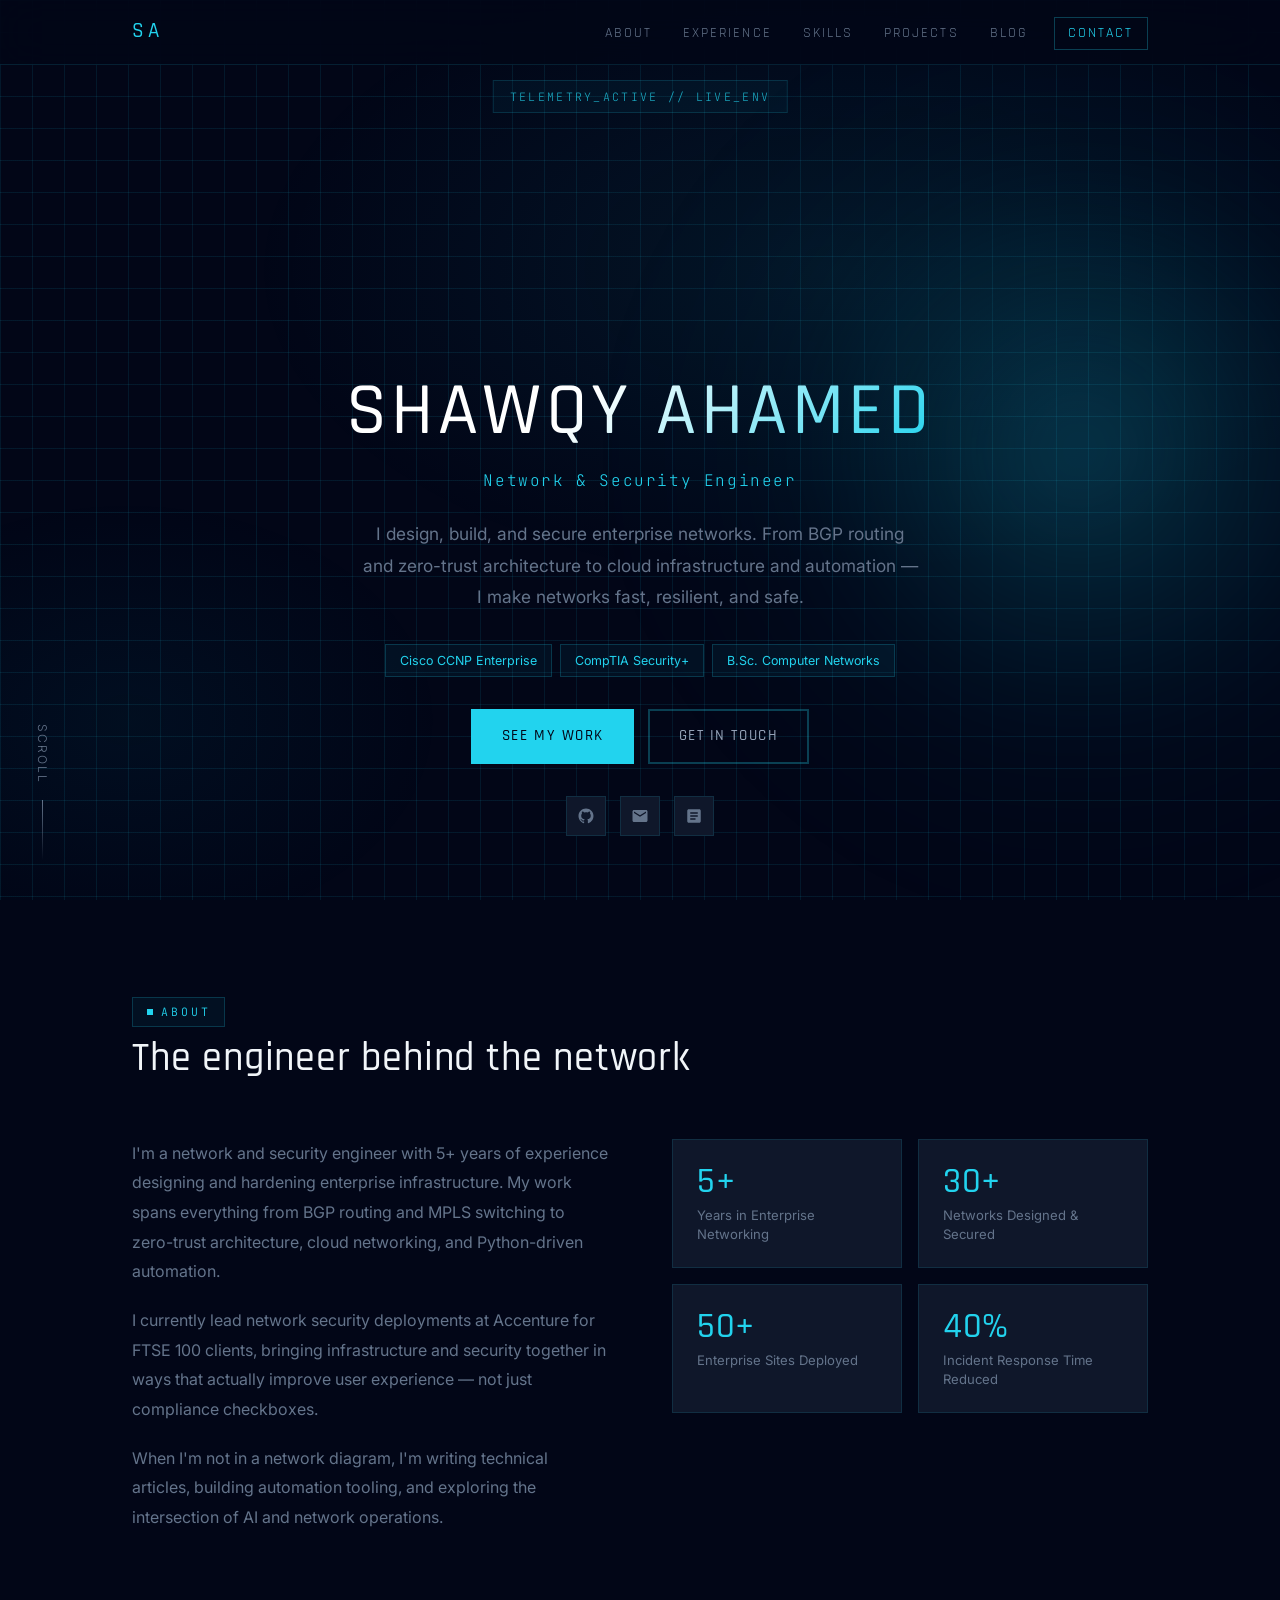
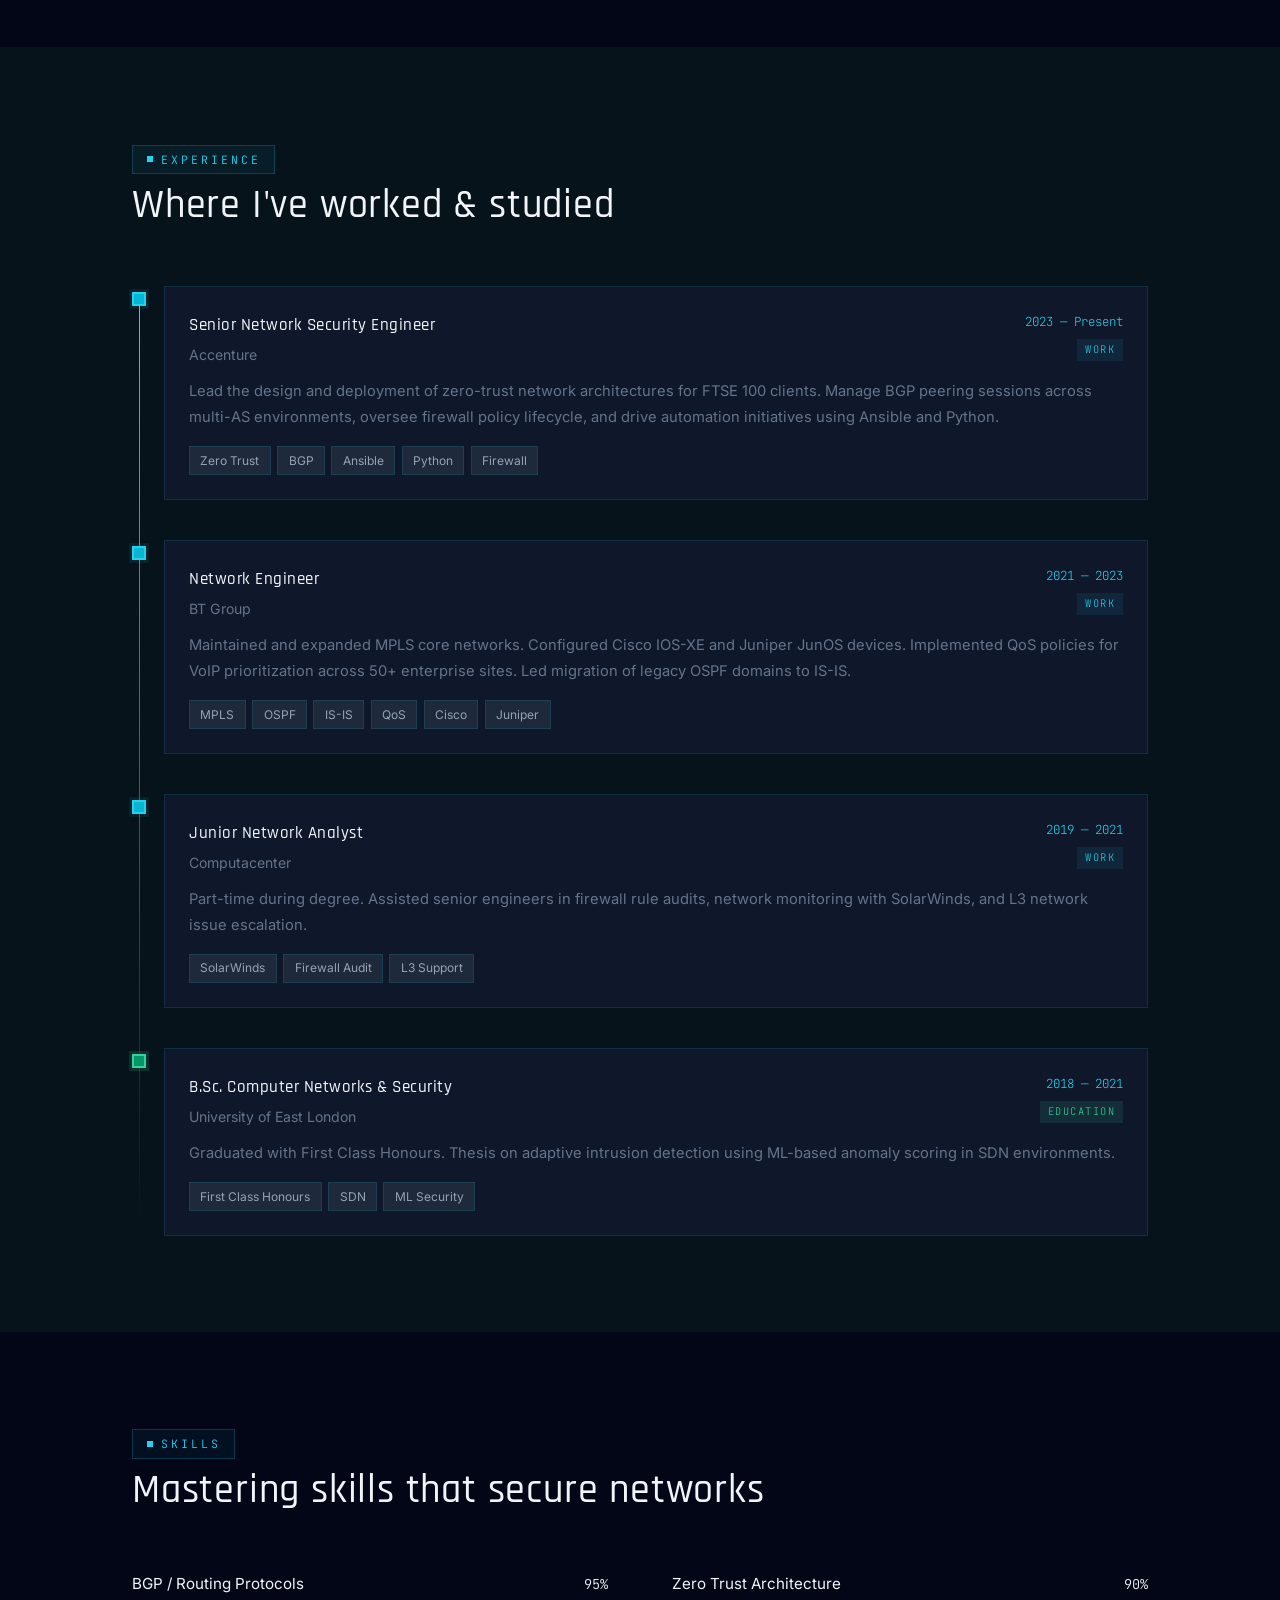
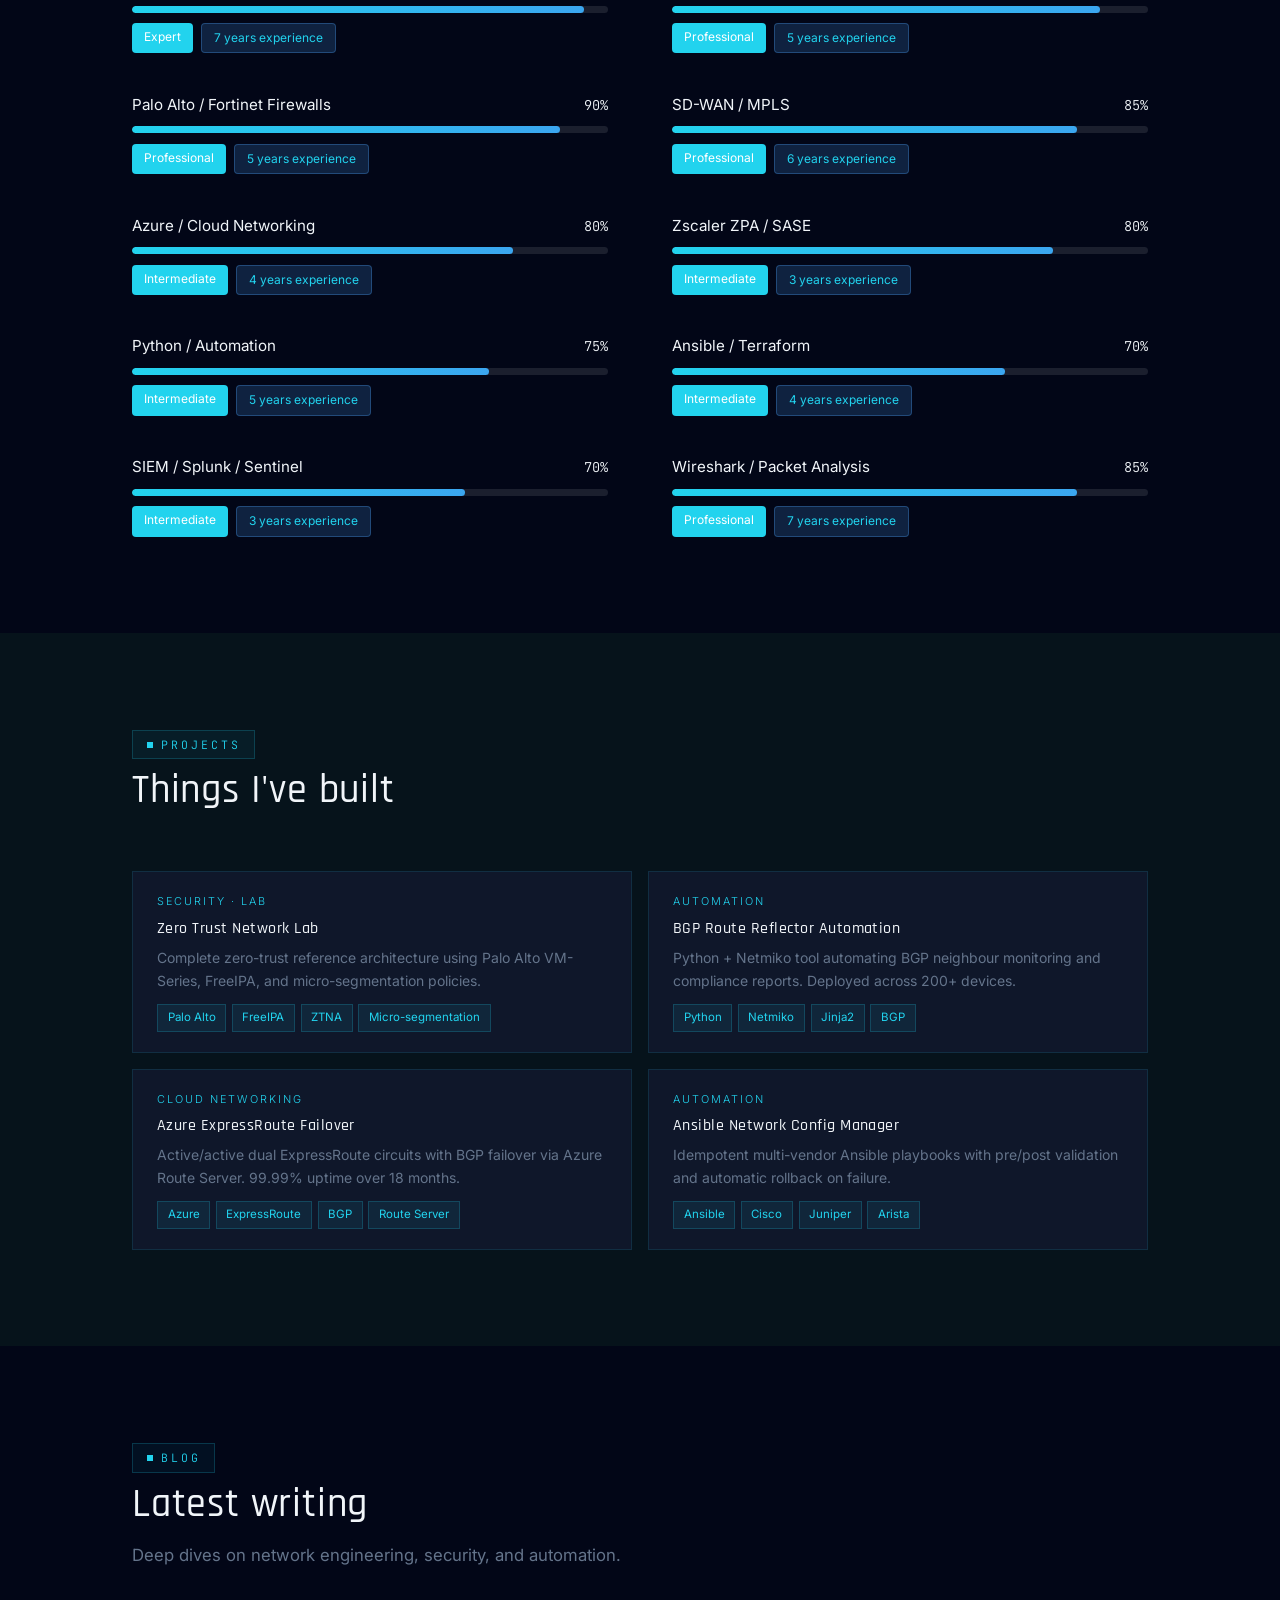
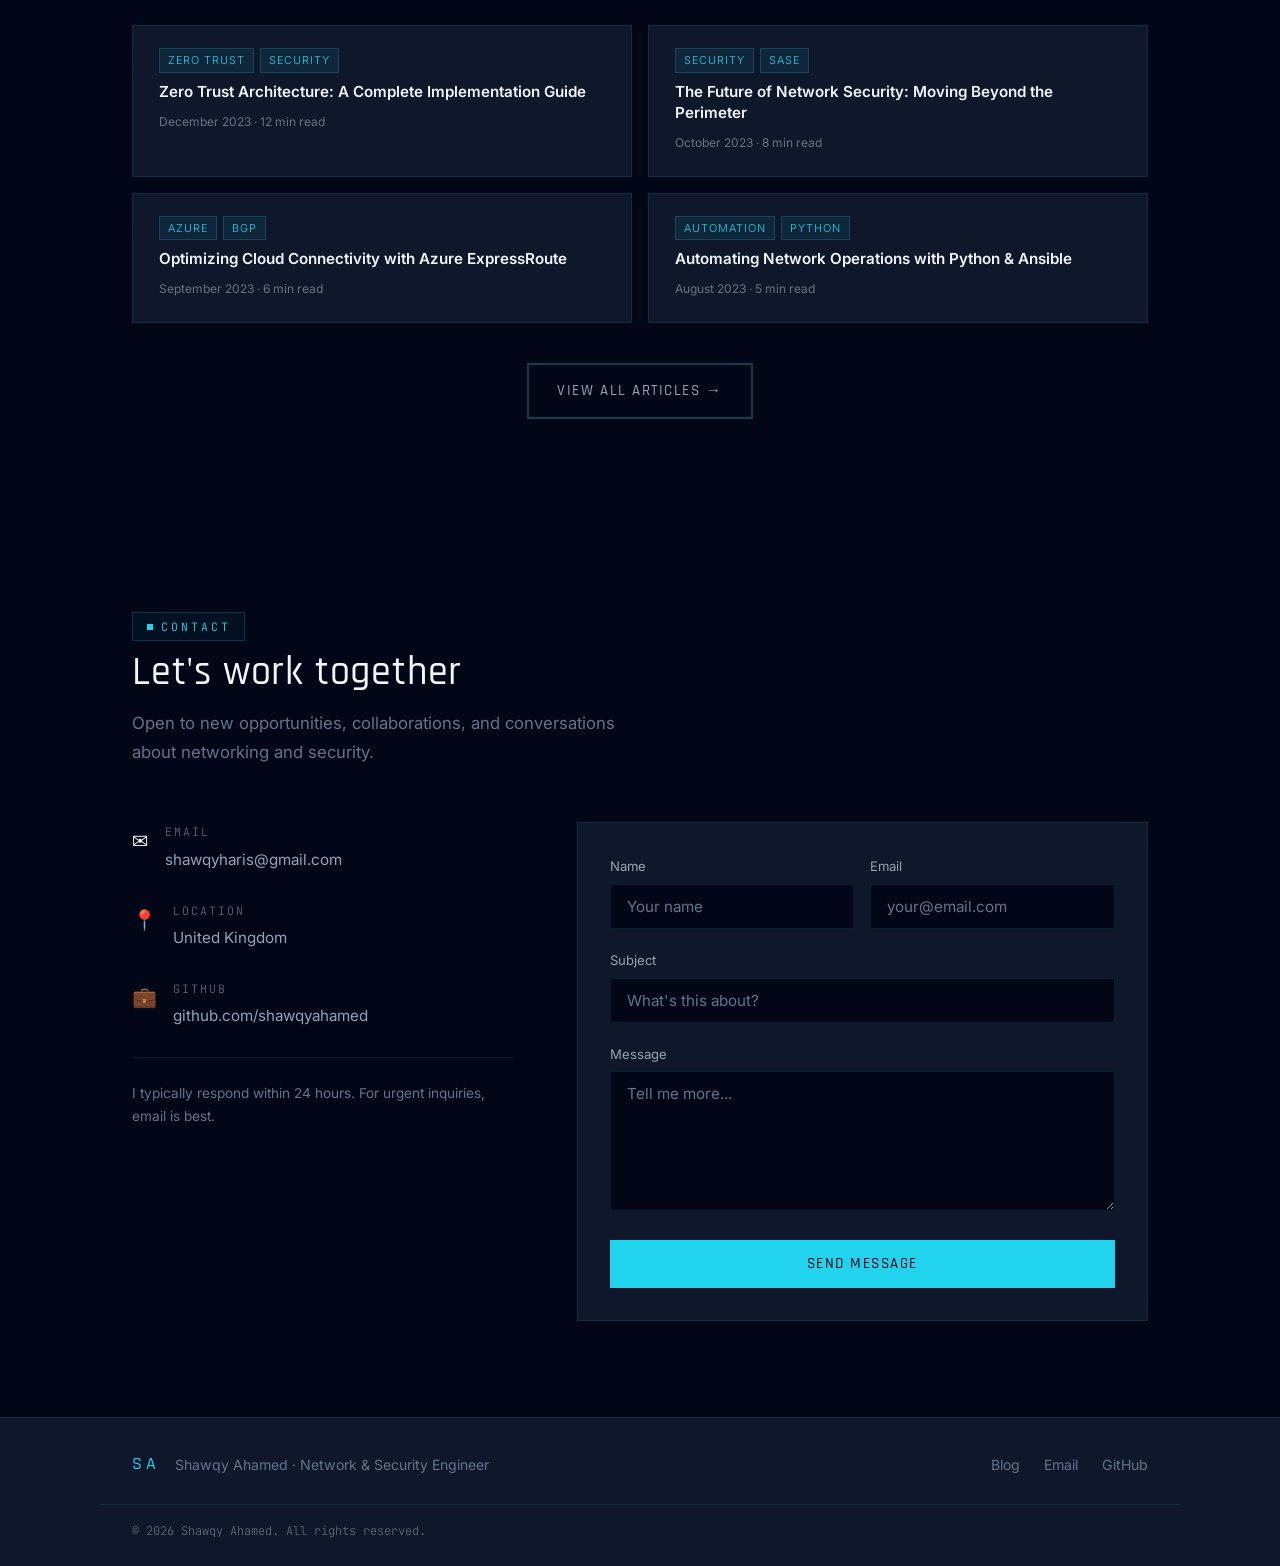
<file: index.html>
<!DOCTYPE html>
<html lang="en">
<head>
  <meta charset="UTF-8" />
  <meta name="viewport" content="width=device-width, initial-scale=1.0" />
  <title>Shawqy Ahamed — Network & Security Engineer</title>
  <link rel="stylesheet" href="style.css?v=6" />
  <link rel="preconnect" href="https://fonts.googleapis.com" />
  <link rel="preconnect" href="https://fonts.gstatic.com" crossorigin />
  <link href="https://fonts.googleapis.com/css2?family=Inter:wght@200;300;400&family=JetBrains+Mono:wght@100;200;300&family=Rajdhani:wght@300;400;500&display=swap" rel="stylesheet" />
</head>
<body>

  <!-- NAV -->
  <nav id="navbar">
    <div class="nav-inner">
      <a href="#hero" class="nav-logo">SA</a>
      <ul class="nav-links">
        <li><a href="#about">About</a></li>
        <li><a href="#experience">Experience</a></li>
        <li><a href="#skills">Skills</a></li>
        <li><a href="#projects">Projects</a></li>
        <li><a href="blog.html">Blog</a></li>
        <li><a href="#contact" class="nav-cta">Contact</a></li>
      </ul>
      <button class="burger" aria-label="Menu" onclick="toggleMenu()">
        <span></span><span></span><span></span>
      </button>
    </div>
    <div class="mobile-menu" id="mobileMenu">
      <a href="#about" onclick="closeMenu()">About</a>
      <a href="#experience" onclick="closeMenu()">Experience</a>
      <a href="#skills" onclick="closeMenu()">Skills</a>
      <a href="#projects" onclick="closeMenu()">Projects</a>
      <a href="blog.html">Blog</a>
      <a href="#contact" onclick="closeMenu()">Contact</a>
    </div>
  </nav>

  <!-- HERO -->
  <section id="hero">
    <div class="hero-bg">
      <div class="hero-orb"></div>
    </div>
    <div class="hero-status">TELEMETRY_ACTIVE // LIVE_ENV</div>
    <div class="container hero-content">
      <h1 class="hero-name">Shawqy Ahamed</h1>
      <p class="hero-role">Network &amp; Security Engineer</p>
      <p class="hero-bio">I design, build, and secure enterprise networks. From BGP routing and zero-trust architecture to cloud infrastructure and automation — I make networks fast, resilient, and safe.</p>
      <div class="hero-certs">
        <span>Cisco CCNP Enterprise</span>
        <span>CompTIA Security+</span>
        <span>B.Sc. Computer Networks</span>
      </div>
      <div class="hero-btns">
        <a href="#projects" class="btn btn-primary">See My Work</a>
        <a href="#contact" class="btn btn-ghost">Get in Touch</a>
      </div>
      <div class="hero-socials">
        <a href="https://github.com/shawqyahamed" target="_blank" rel="noopener" title="GitHub">
          <svg viewBox="0 0 24 24" fill="currentColor"><path d="M12 2C6.477 2 2 6.484 2 12.017c0 4.425 2.865 8.18 6.839 9.504.5.092.682-.217.682-.483 0-.237-.008-.868-.013-1.703-2.782.605-3.369-1.343-3.369-1.343-.454-1.158-1.11-1.466-1.11-1.466-.908-.62.069-.608.069-.608 1.003.07 1.531 1.032 1.531 1.032.892 1.53 2.341 1.088 2.91.832.092-.647.35-1.088.636-1.338-2.22-.253-4.555-1.113-4.555-4.951 0-1.093.39-1.988 1.029-2.688-.103-.253-.446-1.272.098-2.65 0 0 .84-.27 2.75 1.026A9.564 9.564 0 0112 6.844c.85.004 1.705.115 2.504.337 1.909-1.296 2.747-1.027 2.747-1.027.546 1.379.202 2.398.1 2.651.64.7 1.028 1.595 1.028 2.688 0 3.848-2.339 4.695-4.566 4.943.359.309.678.92.678 1.855 0 1.338-.012 2.419-.012 2.747 0 .268.18.58.688.482A10.019 10.019 0 0022 12.017C22 6.484 17.522 2 12 2z"/></svg>
        </a>
        <a href="mailto:shawqyharis@gmail.com" title="Email">
          <svg viewBox="0 0 24 24" fill="currentColor"><path d="M20 4H4c-1.1 0-2 .9-2 2v12c0 1.1.9 2 2 2h16c1.1 0 2-.9 2-2V6c0-1.1-.9-2-2-2zm0 4l-8 5-8-5V6l8 5 8-5v2z"/></svg>
        </a>
        <a href="blog.html" title="Blog">
          <svg viewBox="0 0 24 24" fill="currentColor"><path d="M19 3H5c-1.1 0-2 .9-2 2v14c0 1.1.9 2 2 2h14c1.1 0 2-.9 2-2V5c0-1.1-.9-2-2-2zm-5 14H7v-2h7v2zm3-4H7v-2h10v2zm0-4H7V7h10v2z"/></svg>
        </a>
      </div>
    </div>
    <div class="scroll-hint">
      <span>Scroll</span>
      <div class="scroll-line"></div>
    </div>
  </section>

  <!-- ABOUT -->
  <section id="about">
    <div class="container">
      <div class="section-header">
        <span class="section-tag">About</span>
        <h2>The engineer behind the network</h2>
      </div>
      <div class="about-layout">
        <div class="about-text">
          <p>I'm a network and security engineer with 5+ years of experience designing and hardening enterprise infrastructure. My work spans everything from BGP routing and MPLS switching to zero-trust architecture, cloud networking, and Python-driven automation.</p>
          <p>I currently lead network security deployments at Accenture for FTSE 100 clients, bringing infrastructure and security together in ways that actually improve user experience — not just compliance checkboxes.</p>
          <p>When I'm not in a network diagram, I'm writing technical articles, building automation tooling, and exploring the intersection of AI and network operations.</p>
        </div>
        <div class="about-stats">
          <div class="stat-card">
            <div class="stat-num">5+</div>
            <div class="stat-label">Years in Enterprise Networking</div>
          </div>
          <div class="stat-card">
            <div class="stat-num">30+</div>
            <div class="stat-label">Networks Designed &amp; Secured</div>
          </div>
          <div class="stat-card">
            <div class="stat-num">50+</div>
            <div class="stat-label">Enterprise Sites Deployed</div>
          </div>
          <div class="stat-card">
            <div class="stat-num">40%</div>
            <div class="stat-label">Incident Response Time Reduced</div>
          </div>
        </div>
      </div>
    </div>
  </section>

  <!-- EXPERIENCE -->
  <section id="experience" class="section-alt">
    <div class="container">
      <div class="section-header">
        <span class="section-tag">Experience</span>
        <h2>Where I've worked &amp; studied</h2>
      </div>
      <div class="timeline">

        <div class="tl-item">
          <div class="tl-marker work"></div>
          <div class="tl-body">
            <div class="tl-header">
              <div>
                <div class="tl-role">Senior Network Security Engineer</div>
                <div class="tl-org">Accenture</div>
              </div>
              <div class="tl-right">
                <span class="tl-date">2023 — Present</span>
                <span class="tl-type work">Work</span>
              </div>
            </div>
            <p class="tl-desc">Lead the design and deployment of zero-trust network architectures for FTSE 100 clients. Manage BGP peering sessions across multi-AS environments, oversee firewall policy lifecycle, and drive automation initiatives using Ansible and Python.</p>
            <div class="tl-tags">
              <span>Zero Trust</span><span>BGP</span><span>Ansible</span><span>Python</span><span>Firewall</span>
            </div>
          </div>
        </div>

        <div class="tl-item">
          <div class="tl-marker work"></div>
          <div class="tl-body">
            <div class="tl-header">
              <div>
                <div class="tl-role">Network Engineer</div>
                <div class="tl-org">BT Group</div>
              </div>
              <div class="tl-right">
                <span class="tl-date">2021 — 2023</span>
                <span class="tl-type work">Work</span>
              </div>
            </div>
            <p class="tl-desc">Maintained and expanded MPLS core networks. Configured Cisco IOS-XE and Juniper JunOS devices. Implemented QoS policies for VoIP prioritization across 50+ enterprise sites. Led migration of legacy OSPF domains to IS-IS.</p>
            <div class="tl-tags">
              <span>MPLS</span><span>OSPF</span><span>IS-IS</span><span>QoS</span><span>Cisco</span><span>Juniper</span>
            </div>
          </div>
        </div>

        <div class="tl-item">
          <div class="tl-marker work"></div>
          <div class="tl-body">
            <div class="tl-header">
              <div>
                <div class="tl-role">Junior Network Analyst</div>
                <div class="tl-org">Computacenter</div>
              </div>
              <div class="tl-right">
                <span class="tl-date">2019 — 2021</span>
                <span class="tl-type work">Work</span>
              </div>
            </div>
            <p class="tl-desc">Part-time during degree. Assisted senior engineers in firewall rule audits, network monitoring with SolarWinds, and L3 network issue escalation.</p>
            <div class="tl-tags">
              <span>SolarWinds</span><span>Firewall Audit</span><span>L3 Support</span>
            </div>
          </div>
        </div>

        <div class="tl-item">
          <div class="tl-marker edu"></div>
          <div class="tl-body">
            <div class="tl-header">
              <div>
                <div class="tl-role">B.Sc. Computer Networks &amp; Security</div>
                <div class="tl-org">University of East London</div>
              </div>
              <div class="tl-right">
                <span class="tl-date">2018 — 2021</span>
                <span class="tl-type edu">Education</span>
              </div>
            </div>
            <p class="tl-desc">Graduated with First Class Honours. Thesis on adaptive intrusion detection using ML-based anomaly scoring in SDN environments.</p>
            <div class="tl-tags">
              <span>First Class Honours</span><span>SDN</span><span>ML Security</span>
            </div>
          </div>
        </div>

      </div>
    </div>
  </section>

  <!-- SKILLS -->
  <section id="skills">
    <div class="container">
      <div class="section-header">
        <span class="section-tag">Skills</span>
        <h2>Mastering skills that secure networks</h2>
      </div>
      <div class="skills-bars-grid">

        <div class="skill-bar-item">
          <div class="skill-bar-header">
            <span class="skill-bar-name">BGP / Routing Protocols</span>
            <span class="skill-bar-pct">95%</span>
          </div>
          <div class="skill-bar-track"><div class="skill-bar-fill" style="--w:95%"></div></div>
          <div class="skill-bar-tags"><span class="sb-level">Expert</span><span class="sb-years">7 years experience</span></div>
        </div>

        <div class="skill-bar-item">
          <div class="skill-bar-header">
            <span class="skill-bar-name">Zero Trust Architecture</span>
            <span class="skill-bar-pct">90%</span>
          </div>
          <div class="skill-bar-track"><div class="skill-bar-fill" style="--w:90%"></div></div>
          <div class="skill-bar-tags"><span class="sb-level">Professional</span><span class="sb-years">5 years experience</span></div>
        </div>

        <div class="skill-bar-item">
          <div class="skill-bar-header">
            <span class="skill-bar-name">Palo Alto / Fortinet Firewalls</span>
            <span class="skill-bar-pct">90%</span>
          </div>
          <div class="skill-bar-track"><div class="skill-bar-fill" style="--w:90%"></div></div>
          <div class="skill-bar-tags"><span class="sb-level">Professional</span><span class="sb-years">5 years experience</span></div>
        </div>

        <div class="skill-bar-item">
          <div class="skill-bar-header">
            <span class="skill-bar-name">SD-WAN / MPLS</span>
            <span class="skill-bar-pct">85%</span>
          </div>
          <div class="skill-bar-track"><div class="skill-bar-fill" style="--w:85%"></div></div>
          <div class="skill-bar-tags"><span class="sb-level">Professional</span><span class="sb-years">6 years experience</span></div>
        </div>

        <div class="skill-bar-item">
          <div class="skill-bar-header">
            <span class="skill-bar-name">Azure / Cloud Networking</span>
            <span class="skill-bar-pct">80%</span>
          </div>
          <div class="skill-bar-track"><div class="skill-bar-fill" style="--w:80%"></div></div>
          <div class="skill-bar-tags"><span class="sb-level">Intermediate</span><span class="sb-years">4 years experience</span></div>
        </div>

        <div class="skill-bar-item">
          <div class="skill-bar-header">
            <span class="skill-bar-name">Zscaler ZPA / SASE</span>
            <span class="skill-bar-pct">80%</span>
          </div>
          <div class="skill-bar-track"><div class="skill-bar-fill" style="--w:80%"></div></div>
          <div class="skill-bar-tags"><span class="sb-level">Intermediate</span><span class="sb-years">3 years experience</span></div>
        </div>

        <div class="skill-bar-item">
          <div class="skill-bar-header">
            <span class="skill-bar-name">Python / Automation</span>
            <span class="skill-bar-pct">75%</span>
          </div>
          <div class="skill-bar-track"><div class="skill-bar-fill" style="--w:75%"></div></div>
          <div class="skill-bar-tags"><span class="sb-level">Intermediate</span><span class="sb-years">5 years experience</span></div>
        </div>

        <div class="skill-bar-item">
          <div class="skill-bar-header">
            <span class="skill-bar-name">Ansible / Terraform</span>
            <span class="skill-bar-pct">70%</span>
          </div>
          <div class="skill-bar-track"><div class="skill-bar-fill" style="--w:70%"></div></div>
          <div class="skill-bar-tags"><span class="sb-level">Intermediate</span><span class="sb-years">4 years experience</span></div>
        </div>

        <div class="skill-bar-item">
          <div class="skill-bar-header">
            <span class="skill-bar-name">SIEM / Splunk / Sentinel</span>
            <span class="skill-bar-pct">70%</span>
          </div>
          <div class="skill-bar-track"><div class="skill-bar-fill" style="--w:70%"></div></div>
          <div class="skill-bar-tags"><span class="sb-level">Intermediate</span><span class="sb-years">3 years experience</span></div>
        </div>

        <div class="skill-bar-item">
          <div class="skill-bar-header">
            <span class="skill-bar-name">Wireshark / Packet Analysis</span>
            <span class="skill-bar-pct">85%</span>
          </div>
          <div class="skill-bar-track"><div class="skill-bar-fill" style="--w:85%"></div></div>
          <div class="skill-bar-tags"><span class="sb-level">Professional</span><span class="sb-years">7 years experience</span></div>
        </div>

      </div>
    </div>
  </section>

  <!-- PROJECTS -->
  <section id="projects" class="section-alt">
    <div class="container">
      <div class="section-header">
        <span class="section-tag">Projects</span>
        <h2>Things I've built</h2>
      </div>
      <div class="projects-grid">

        <div class="project-card">
          <div class="project-cat">Security · Lab</div>
          <h3>Zero Trust Network Lab</h3>
          <p>Complete zero-trust reference architecture using Palo Alto VM-Series, FreeIPA, and micro-segmentation policies.</p>
          <div class="project-stack">
            <span>Palo Alto</span><span>FreeIPA</span><span>ZTNA</span><span>Micro-segmentation</span>
          </div>
        </div>

        <div class="project-card">
          <div class="project-cat">Automation</div>
          <h3>BGP Route Reflector Automation</h3>
          <p>Python + Netmiko tool automating BGP neighbour monitoring and compliance reports. Deployed across 200+ devices.</p>
          <div class="project-stack">
            <span>Python</span><span>Netmiko</span><span>Jinja2</span><span>BGP</span>
          </div>
        </div>

        <div class="project-card">
          <div class="project-cat">Cloud Networking</div>
          <h3>Azure ExpressRoute Failover</h3>
          <p>Active/active dual ExpressRoute circuits with BGP failover via Azure Route Server. 99.99% uptime over 18 months.</p>
          <div class="project-stack">
            <span>Azure</span><span>ExpressRoute</span><span>BGP</span><span>Route Server</span>
          </div>
        </div>

        <div class="project-card">
          <div class="project-cat">Automation</div>
          <h3>Ansible Network Config Manager</h3>
          <p>Idempotent multi-vendor Ansible playbooks with pre/post validation and automatic rollback on failure.</p>
          <div class="project-stack">
            <span>Ansible</span><span>Cisco</span><span>Juniper</span><span>Arista</span>
          </div>
        </div>

      </div>
    </div>
  </section>

  <!-- BLOG PREVIEW -->
  <section id="blog">
    <div class="container">
      <div class="section-header">
        <span class="section-tag">Blog</span>
        <h2>Latest writing</h2>
        <p class="section-sub">Deep dives on network engineering, security, and automation.</p>
      </div>
      <div class="blog-preview-grid">

        <a href="blog/zero-trust-guide.html" class="blog-preview-card">
          <div class="blog-preview-tags"><span>Zero Trust</span><span>Security</span></div>
          <div class="blog-preview-title">Zero Trust Architecture: A Complete Implementation Guide</div>
          <div class="blog-preview-meta">December 2023 · 12 min read</div>
        </a>

        <a href="blog/future-of-network-security.html" class="blog-preview-card">
          <div class="blog-preview-tags"><span>Security</span><span>SASE</span></div>
          <div class="blog-preview-title">The Future of Network Security: Moving Beyond the Perimeter</div>
          <div class="blog-preview-meta">October 2023 · 8 min read</div>
        </a>

        <a href="blog/azure-expressroute.html" class="blog-preview-card">
          <div class="blog-preview-tags"><span>Azure</span><span>BGP</span></div>
          <div class="blog-preview-title">Optimizing Cloud Connectivity with Azure ExpressRoute</div>
          <div class="blog-preview-meta">September 2023 · 6 min read</div>
        </a>

        <a href="blog/python-ansible-automation.html" class="blog-preview-card">
          <div class="blog-preview-tags"><span>Automation</span><span>Python</span></div>
          <div class="blog-preview-title">Automating Network Operations with Python &amp; Ansible</div>
          <div class="blog-preview-meta">August 2023 · 5 min read</div>
        </a>

      </div>
      <div style="text-align:center;margin-top:2.5rem;">
        <a href="blog.html" class="btn btn-ghost">View all articles →</a>
      </div>
    </div>
  </section>

  <!-- CONTACT -->
  <section id="contact">
    <div class="container">
      <div class="section-header">
        <span class="section-tag">Contact</span>
        <h2>Let's work together</h2>
        <p class="section-sub">Open to new opportunities, collaborations, and conversations about networking and security.</p>
      </div>
      <div class="contact-layout">
        <div class="contact-info">
          <div class="contact-item">
            <div class="contact-icon">✉️</div>
            <div>
              <div class="contact-label">Email</div>
              <a href="mailto:shawqyharis@gmail.com" class="contact-value">shawqyharis@gmail.com</a>
            </div>
          </div>
          <div class="contact-item">
            <div class="contact-icon">📍</div>
            <div>
              <div class="contact-label">Location</div>
              <div class="contact-value">United Kingdom</div>
            </div>
          </div>
          <div class="contact-item">
            <div class="contact-icon">💼</div>
            <div>
              <div class="contact-label">GitHub</div>
              <a href="https://github.com/shawqyahamed" target="_blank" rel="noopener" class="contact-value">github.com/shawqyahamed</a>
            </div>
          </div>
          <div class="contact-note">
            I typically respond within 24 hours. For urgent inquiries, email is best.
          </div>
        </div>
        <form class="contact-form" id="contactForm">
          <div class="form-row">
            <div class="form-group">
              <label for="fname">Name</label>
              <input type="text" id="fname" name="name" placeholder="Your name" required />
            </div>
            <div class="form-group">
              <label for="femail">Email</label>
              <input type="email" id="femail" name="email" placeholder="your@email.com" required />
            </div>
          </div>
          <div class="form-group">
            <label for="fsubject">Subject</label>
            <input type="text" id="fsubject" name="subject" placeholder="What's this about?" />
          </div>
          <div class="form-group">
            <label for="fmessage">Message</label>
            <textarea id="fmessage" name="message" placeholder="Tell me more..." required></textarea>
          </div>
          <button type="submit" class="btn btn-primary btn-full">Send Message</button>
        </form>
      </div>
    </div>
  </section>

  <!-- FOOTER -->
  <footer>
    <div class="container footer-inner">
      <div class="footer-left">
        <span class="footer-logo">SA</span>
        <span>Shawqy Ahamed · Network &amp; Security Engineer</span>
      </div>
      <div class="footer-right">
        <a href="blog.html">Blog</a>
        <a href="mailto:shawqyharis@gmail.com">Email</a>
        <a href="https://github.com/shawqyahamed" target="_blank" rel="noopener">GitHub</a>
      </div>
    </div>
    <div class="container footer-bottom">
      <span>© 2026 Shawqy Ahamed. All rights reserved.</span>
    </div>
  </footer>

  <script src="main.js"></script>
</body>
</html>
</file>
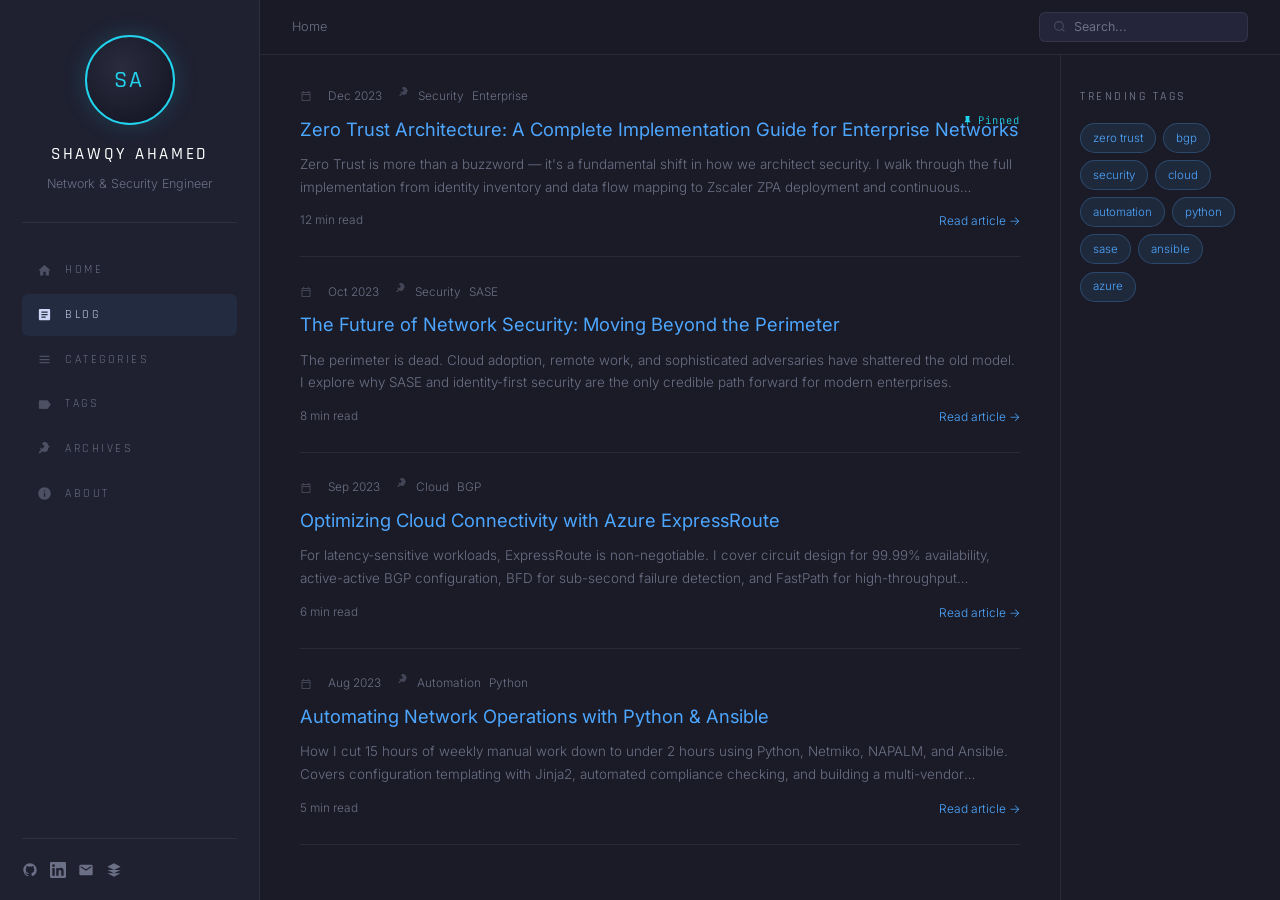
<file: blog.html>
<!DOCTYPE html>
<html lang="en">
<head>
  <meta charset="UTF-8" />
  <meta name="viewport" content="width=device-width, initial-scale=1.0" />
  <title>Blog — Shawqy Ahamed</title>
  <link rel="preconnect" href="https://fonts.googleapis.com" />
  <link rel="preconnect" href="https://fonts.gstatic.com" crossorigin />
  <link href="https://fonts.googleapis.com/css2?family=Inter:wght@200;300;400;500&family=JetBrains+Mono:wght@100;200;300&family=Rajdhani:wght@300;400;500&display=swap" rel="stylesheet" />
  <style>
    *, *::before, *::after { margin: 0; padding: 0; box-sizing: border-box; }

    :root {
      --bg:        #1a1b26;
      --bg-panel:  #1f2030;
      --bg-card:   #24253a;
      --border:    rgba(255,255,255,0.07);
      --text:      #cdd6f4;
      --text-dim:  #6c7086;
      --accent:    #4da6ff;
      --accent2:   #22d3ee;
      --tag-bg:    rgba(77,166,255,0.1);
      --tag-border:rgba(77,166,255,0.25);
      --sidebar-w: 260px;
      --right-w:   220px;
      --font:      'Inter', sans-serif;
      --mono:      'JetBrains Mono', monospace;
    }

    html, body { height: 100%; }
    body { background: var(--bg); color: var(--text); font-family: var(--font); font-weight: 300; font-size: 14px; line-height: 1.6; display: flex; min-height: 100vh; }

    /* ── LEFT SIDEBAR ── */
    .sidebar {
      position: fixed; top: 0; left: 0; bottom: 0;
      width: var(--sidebar-w);
      background: var(--bg-panel);
      border-right: 1px solid var(--border);
      display: flex; flex-direction: column;
      padding: 2.2rem 1.4rem 1.4rem;
      z-index: 100;
    }
    .sb-profile { text-align: center; padding-bottom: 1.8rem; border-bottom: 1px solid var(--border); }
    .sb-avatar {
      width: 90px; height: 90px; border-radius: 50%;
      border: 2px solid var(--accent2);
      background: radial-gradient(circle at 40% 35%, #2a2b3d 0%, #111220 100%);
      display: flex; align-items: center; justify-content: center;
      margin: 0 auto 1rem;
      font-family: 'Rajdhani', sans-serif; font-weight: 500; font-size: 1.5rem;
      letter-spacing: 0.12em; color: var(--accent2);
      box-shadow: 0 0 24px rgba(34,211,238,0.18);
    }
    .sb-name { font-family: 'Rajdhani', sans-serif; font-weight: 500; font-size: 1.05rem; letter-spacing: 0.16em; color: #fff; text-transform: uppercase; margin-bottom: 0.35rem; }
    .sb-bio { font-size: 0.78rem; color: var(--text-dim); }

    .sb-nav { flex: 1; padding-top: 1.6rem; }
    .sb-nav a {
      display: flex; align-items: center; gap: 0.85rem;
      padding: 0.7rem 0.9rem; border-radius: 6px;
      font-family: 'Rajdhani', sans-serif; font-weight: 400;
      font-size: 0.78rem; letter-spacing: 0.2em; text-transform: uppercase;
      color: var(--text-dim); text-decoration: none;
      transition: background 0.2s, color 0.2s;
      margin-bottom: 0.15rem;
    }
    .sb-nav a:hover, .sb-nav a.active { background: rgba(77,166,255,0.08); color: var(--text); }
    .sb-nav a svg { width: 15px; height: 15px; opacity: 0.6; flex-shrink: 0; }
    .sb-nav a.active svg { opacity: 1; }

    .sb-socials { display: flex; gap: 0.75rem; padding-top: 1.4rem; border-top: 1px solid var(--border); flex-wrap: wrap; }
    .sb-socials a { color: var(--text-dim); transition: color 0.2s; }
    .sb-socials a:hover { color: var(--accent); }
    .sb-socials svg { width: 16px; height: 16px; display: block; }

    /* ── MAIN WRAPPER ── */
    .main-wrap {
      margin-left: var(--sidebar-w);
      flex: 1;
      display: flex;
      flex-direction: column;
      min-height: 100vh;
    }

    /* ── TOP BAR ── */
    .topbar {
      position: sticky; top: 0; z-index: 50;
      background: rgba(26,27,38,0.92);
      backdrop-filter: blur(12px);
      border-bottom: 1px solid var(--border);
      display: flex; align-items: center; justify-content: space-between;
      padding: 0.75rem 2rem;
    }
    .topbar-breadcrumb { font-size: 0.8rem; color: var(--text-dim); }
    .topbar-breadcrumb a { color: var(--text-dim); text-decoration: none; }
    .topbar-breadcrumb a:hover { color: var(--accent); }
    .topbar-search {
      display: flex; align-items: center; gap: 0.5rem;
      background: var(--bg-card); border: 1px solid var(--border);
      border-radius: 6px; padding: 0.4rem 0.8rem;
      color: var(--text-dim); font-size: 0.78rem; font-family: var(--font);
    }
    .topbar-search svg { width: 13px; height: 13px; opacity: 0.5; }
    .topbar-search input { background: none; border: none; outline: none; color: var(--text); font-size: 0.78rem; width: 160px; font-family: var(--font); }
    .topbar-search input::placeholder { color: var(--text-dim); }

    /* ── CONTENT + RIGHT SIDEBAR ── */
    .content-row {
      display: flex;
      flex: 1;
      gap: 0;
    }
    .posts-area {
      flex: 1;
      padding: 2rem 2.5rem;
      min-width: 0;
    }
    .right-sidebar {
      width: var(--right-w);
      flex-shrink: 0;
      padding: 2rem 1.2rem;
      border-left: 1px solid var(--border);
    }

    /* ── POST CARDS ── */
    .post-card {
      border-bottom: 1px solid var(--border);
      padding: 1.6rem 0;
      position: relative;
    }
    .post-card:first-child { padding-top: 0; }
    .post-meta { display: flex; align-items: center; gap: 1rem; margin-bottom: 0.55rem; font-size: 0.74rem; color: var(--text-dim); }
    .post-meta svg { width: 12px; height: 12px; opacity: 0.5; }
    .post-meta .cats { display: flex; gap: 0.5rem; }
    .post-meta .cats a { color: var(--text-dim); text-decoration: none; }
    .post-meta .cats a:hover { color: var(--accent); }
    .pinned-badge {
      position: absolute; top: 1.6rem; right: 0;
      font-family: var(--mono); font-size: 0.65rem; letter-spacing: 0.1em;
      color: var(--accent2); display: flex; align-items: center; gap: 0.3rem;
    }
    .pinned-badge svg { width: 11px; height: 11px; }
    .post-title { font-size: 1.15rem; font-weight: 400; margin-bottom: 0.55rem; }
    .post-title a { color: var(--accent); text-decoration: none; transition: color 0.2s; }
    .post-title a:hover { color: var(--accent2); }
    .post-excerpt { font-size: 0.84rem; color: var(--text-dim); line-height: 1.7; margin-bottom: 0.8rem; display: -webkit-box; -webkit-line-clamp: 2; -webkit-box-orient: vertical; overflow: hidden; }
    .post-footer { display: flex; align-items: center; gap: 1.4rem; font-size: 0.74rem; color: var(--text-dim); }
    .post-readmore { color: var(--accent); text-decoration: none; font-size: 0.75rem; margin-left: auto; transition: color 0.2s; }
    .post-readmore:hover { color: var(--accent2); }

    /* ── RIGHT SIDEBAR ── */
    .rs-title { font-family: 'Rajdhani', sans-serif; font-weight: 500; font-size: 0.78rem; letter-spacing: 0.2em; text-transform: uppercase; color: var(--text-dim); margin-bottom: 1rem; }
    .tag-cloud { display: flex; flex-wrap: wrap; gap: 0.45rem; }
    .tag-pill {
      padding: 0.3rem 0.75rem; border-radius: 20px;
      background: var(--tag-bg); border: 1px solid var(--tag-border);
      font-size: 0.72rem; color: var(--accent); text-decoration: none;
      transition: background 0.2s, border-color 0.2s;
    }
    .tag-pill:hover { background: rgba(77,166,255,0.2); border-color: rgba(77,166,255,0.5); }

    /* ── RESPONSIVE ── */
    @media (max-width: 1100px) { .right-sidebar { display: none; } }
    @media (max-width: 768px) {
      .sidebar { transform: translateX(-100%); transition: transform 0.3s; }
      .sidebar.open { transform: translateX(0); }
      .main-wrap { margin-left: 0; }
      .topbar { padding: 0.75rem 1rem; }
      .posts-area { padding: 1.5rem 1rem; }
      .mobile-toggle { display: flex !important; }
    }
    .mobile-toggle {
      display: none; background: none; border: none; cursor: pointer;
      color: var(--text); padding: 0.25rem;
    }
    .mobile-toggle svg { width: 20px; height: 20px; }
  </style>
</head>
<body>

<!-- LEFT SIDEBAR -->
<aside class="sidebar" id="sidebar">
  <div class="sb-profile">
    <div class="sb-avatar">SA</div>
    <div class="sb-name">Shawqy Ahamed</div>
    <div class="sb-bio">Network &amp; Security Engineer</div>
  </div>

  <nav class="sb-nav">
    <a href="index.html">
      <svg viewBox="0 0 24 24" fill="currentColor"><path d="M10 20v-6h4v6h5v-8h3L12 3 2 12h3v8z"/></svg>
      Home
    </a>
    <a href="blog.html" class="active">
      <svg viewBox="0 0 24 24" fill="currentColor"><path d="M19 3H5c-1.1 0-2 .9-2 2v14c0 1.1.9 2 2 2h14c1.1 0 2-.9 2-2V5c0-1.1-.9-2-2-2zm-5 14H7v-2h7v2zm3-4H7v-2h10v2zm0-4H7V7h10v2z"/></svg>
      Blog
    </a>
    <a href="blog.html#categories">
      <svg viewBox="0 0 24 24" fill="currentColor"><path d="M4 6h16v2H4zm0 5h16v2H4zm0 5h16v2H4z"/></svg>
      Categories
    </a>
    <a href="blog.html#tags">
      <svg viewBox="0 0 24 24" fill="currentColor"><path d="M17.63 5.84C17.27 5.33 16.67 5 16 5L5 5.01C3.9 5.01 3 5.9 3 7v10c0 1.1.9 1.99 2 1.99L16 19c.67 0 1.27-.33 1.63-.84L22 12l-4.37-6.16z"/></svg>
      Tags
    </a>
    <a href="blog.html#archive">
      <svg viewBox="0 0 24 24" fill="currentColor"><path d="M20 6h-2.18c.07-.44.18-.88.18-1.35C18 2.53 15.47 0 12.35 0c-1.89 0-3.56.98-4.55 2.44L12 7l-4.2 4.2C7.28 10.48 7 9.76 7 9H5c0 1.44.49 2.77 1.28 3.85L3 16v2h2l3.28-3.28C9.27 15.53 10.58 16 12 16c3.31 0 6-2.69 6-6 0-.47-.11-.91-.18-1.35H20V6z"/></svg>
      Archives
    </a>
    <a href="index.html#about">
      <svg viewBox="0 0 24 24" fill="currentColor"><path d="M12 2C6.48 2 2 6.48 2 12s4.48 10 10 10 10-4.48 10-10S17.52 2 12 2zm1 15h-2v-6h2v6zm0-8h-2V7h2v2z"/></svg>
      About
    </a>
  </nav>

  <div class="sb-socials">
    <a href="https://github.com/shawqyahamed" target="_blank" rel="noopener" title="GitHub">
      <svg viewBox="0 0 24 24" fill="currentColor"><path d="M12 2C6.477 2 2 6.484 2 12.017c0 4.425 2.865 8.18 6.839 9.504.5.092.682-.217.682-.483 0-.237-.008-.868-.013-1.703-2.782.605-3.369-1.343-3.369-1.343-.454-1.158-1.11-1.466-1.11-1.466-.908-.62.069-.608.069-.608 1.003.07 1.531 1.032 1.531 1.032.892 1.53 2.341 1.088 2.91.832.092-.647.35-1.088.636-1.338-2.22-.253-4.555-1.113-4.555-4.951 0-1.093.39-1.988 1.029-2.688-.103-.253-.446-1.272.098-2.65 0 0 .84-.27 2.75 1.026A9.564 9.564 0 0112 6.844c.85.004 1.705.115 2.504.337 1.909-1.296 2.747-1.027 2.747-1.027.546 1.379.202 2.398.1 2.651.64.7 1.028 1.595 1.028 2.688 0 3.848-2.339 4.695-4.566 4.943.359.309.678.92.678 1.855 0 1.338-.012 2.419-.012 2.747 0 .268.18.58.688.482A10.019 10.019 0 0022 12.017C22 6.484 17.522 2 12 2z"/></svg>
    </a>
    <a href="https://linkedin.com/in/shawqyahamed" target="_blank" rel="noopener" title="LinkedIn">
      <svg viewBox="0 0 24 24" fill="currentColor"><path d="M20.447 20.452h-3.554v-5.569c0-1.328-.027-3.037-1.852-3.037-1.853 0-2.136 1.445-2.136 2.939v5.667H9.351V9h3.414v1.561h.046c.477-.9 1.637-1.85 3.37-1.85 3.601 0 4.267 2.37 4.267 5.455v6.286zM5.337 7.433c-1.144 0-2.063-.926-2.063-2.065 0-1.138.92-2.063 2.063-2.063 1.14 0 2.064.925 2.064 2.063 0 1.139-.925 2.065-2.064 2.065zm1.782 13.019H3.555V9h3.564v11.452zM22.225 0H1.771C.792 0 0 .774 0 1.729v20.542C0 23.227.792 24 1.771 24h20.451C23.2 24 24 23.227 24 22.271V1.729C24 .774 23.2 0 22.222 0h.003z"/></svg>
    </a>
    <a href="mailto:shawqyharis@gmail.com" title="Email">
      <svg viewBox="0 0 24 24" fill="currentColor"><path d="M20 4H4c-1.1 0-2 .9-2 2v12c0 1.1.9 2 2 2h16c1.1 0 2-.9 2-2V6c0-1.1-.9-2-2-2zm0 4l-8 5-8-5V6l8 5 8-5v2z"/></svg>
    </a>
    <a href="index.html" title="Portfolio">
      <svg viewBox="0 0 24 24" fill="currentColor"><path d="M12 2L2 7l10 5 10-5-10-5zM2 17l10 5 10-5M2 12l10 5 10-5"/></svg>
    </a>
  </div>
</aside>

<!-- MAIN -->
<div class="main-wrap">

  <!-- TOP BAR -->
  <div class="topbar">
    <div style="display:flex;align-items:center;gap:0.8rem;">
      <button class="mobile-toggle" onclick="document.getElementById('sidebar').classList.toggle('open')" aria-label="Menu">
        <svg viewBox="0 0 24 24" fill="none" stroke="currentColor" stroke-width="2"><line x1="3" y1="6" x2="21" y2="6"/><line x1="3" y1="12" x2="21" y2="12"/><line x1="3" y1="18" x2="21" y2="18"/></svg>
      </button>
      <div class="topbar-breadcrumb"><a href="index.html">Home</a></div>
    </div>
    <label class="topbar-search">
      <svg viewBox="0 0 24 24" fill="none" stroke="currentColor" stroke-width="2"><circle cx="11" cy="11" r="8"/><path d="m21 21-4.35-4.35"/></svg>
      <input type="text" placeholder="Search..." id="searchInput" oninput="filterPosts(this.value)" />
    </label>
  </div>

  <!-- CONTENT ROW -->
  <div class="content-row">

    <!-- POSTS -->
    <main class="posts-area" id="postsArea">

      <article class="post-card" data-tags="zero trust security enterprise">
        <div class="pinned-badge">
          <svg viewBox="0 0 24 24" fill="currentColor"><path d="M16 12V4h1V2H7v2h1v8l-2 2v2h5.2v6h1.6v-6H18v-2z"/></svg>
          Pinned
        </div>
        <div class="post-meta">
          <svg viewBox="0 0 24 24" fill="currentColor"><path d="M19 4h-1V2h-2v2H8V2H6v2H5c-1.11 0-2 .9-2 2v14c0 1.1.89 2 2 2h14c1.1 0 2-.9 2-2V6c0-1.1-.9-2-2-2zm0 16H5V10h14v10zm0-12H5V6h14v2z"/></svg>
          Dec 2023
          <div class="cats">
            <svg viewBox="0 0 24 24" fill="currentColor" style="width:12px;height:12px;opacity:0.5"><path d="M20 6h-2.18c.07-.44.18-.88.18-1.35C18 2.53 15.47 0 12.35 0c-1.89 0-3.56.98-4.55 2.44L12 7l-4.2 4.2C7.28 10.48 7 9.76 7 9H5c0 1.44.49 2.77 1.28 3.85L3 16v2h2l3.28-3.28C9.27 15.53 10.58 16 12 16c3.31 0 6-2.69 6-6 0-.47-.11-.91-.18-1.35H20V6z"/></svg>
            <a href="#">Security</a><a href="#">Enterprise</a>
          </div>
        </div>
        <h2 class="post-title"><a href="blog/zero-trust-guide.html">Zero Trust Architecture: A Complete Implementation Guide for Enterprise Networks</a></h2>
        <p class="post-excerpt">Zero Trust is more than a buzzword — it's a fundamental shift in how we architect security. I walk through the full implementation from identity inventory and data flow mapping to Zscaler ZPA deployment and continuous monitoring.</p>
        <div class="post-footer">
          <span>12 min read</span>
          <a href="blog/zero-trust-guide.html" class="post-readmore">Read article →</a>
        </div>
      </article>

      <article class="post-card" data-tags="security sase strategy">
        <div class="post-meta">
          <svg viewBox="0 0 24 24" fill="currentColor"><path d="M19 4h-1V2h-2v2H8V2H6v2H5c-1.11 0-2 .9-2 2v14c0 1.1.89 2 2 2h14c1.1 0 2-.9 2-2V6c0-1.1-.9-2-2-2zm0 16H5V10h14v10zm0-12H5V6h14v2z"/></svg>
          Oct 2023
          <div class="cats">
            <svg viewBox="0 0 24 24" fill="currentColor" style="width:12px;height:12px;opacity:0.5"><path d="M20 6h-2.18c.07-.44.18-.88.18-1.35C18 2.53 15.47 0 12.35 0c-1.89 0-3.56.98-4.55 2.44L12 7l-4.2 4.2C7.28 10.48 7 9.76 7 9H5c0 1.44.49 2.77 1.28 3.85L3 16v2h2l3.28-3.28C9.27 15.53 10.58 16 12 16c3.31 0 6-2.69 6-6 0-.47-.11-.91-.18-1.35H20V6z"/></svg>
            <a href="#">Security</a><a href="#">SASE</a>
          </div>
        </div>
        <h2 class="post-title"><a href="blog/future-of-network-security.html">The Future of Network Security: Moving Beyond the Perimeter</a></h2>
        <p class="post-excerpt">The perimeter is dead. Cloud adoption, remote work, and sophisticated adversaries have shattered the old model. I explore why SASE and identity-first security are the only credible path forward for modern enterprises.</p>
        <div class="post-footer">
          <span>8 min read</span>
          <a href="blog/future-of-network-security.html" class="post-readmore">Read article →</a>
        </div>
      </article>

      <article class="post-card" data-tags="azure cloud bgp">
        <div class="post-meta">
          <svg viewBox="0 0 24 24" fill="currentColor"><path d="M19 4h-1V2h-2v2H8V2H6v2H5c-1.11 0-2 .9-2 2v14c0 1.1.89 2 2 2h14c1.1 0 2-.9 2-2V6c0-1.1-.9-2-2-2zm0 16H5V10h14v10zm0-12H5V6h14v2z"/></svg>
          Sep 2023
          <div class="cats">
            <svg viewBox="0 0 24 24" fill="currentColor" style="width:12px;height:12px;opacity:0.5"><path d="M20 6h-2.18c.07-.44.18-.88.18-1.35C18 2.53 15.47 0 12.35 0c-1.89 0-3.56.98-4.55 2.44L12 7l-4.2 4.2C7.28 10.48 7 9.76 7 9H5c0 1.44.49 2.77 1.28 3.85L3 16v2h2l3.28-3.28C9.27 15.53 10.58 16 12 16c3.31 0 6-2.69 6-6 0-.47-.11-.91-.18-1.35H20V6z"/></svg>
            <a href="#">Cloud</a><a href="#">BGP</a>
          </div>
        </div>
        <h2 class="post-title"><a href="blog/azure-expressroute.html">Optimizing Cloud Connectivity with Azure ExpressRoute</a></h2>
        <p class="post-excerpt">For latency-sensitive workloads, ExpressRoute is non-negotiable. I cover circuit design for 99.99% availability, active-active BGP configuration, BFD for sub-second failure detection, and FastPath for high-throughput performance.</p>
        <div class="post-footer">
          <span>6 min read</span>
          <a href="blog/azure-expressroute.html" class="post-readmore">Read article →</a>
        </div>
      </article>

      <article class="post-card" data-tags="automation python ansible">
        <div class="post-meta">
          <svg viewBox="0 0 24 24" fill="currentColor"><path d="M19 4h-1V2h-2v2H8V2H6v2H5c-1.11 0-2 .9-2 2v14c0 1.1.89 2 2 2h14c1.1 0 2-.9 2-2V6c0-1.1-.9-2-2-2zm0 16H5V10h14v10zm0-12H5V6h14v2z"/></svg>
          Aug 2023
          <div class="cats">
            <svg viewBox="0 0 24 24" fill="currentColor" style="width:12px;height:12px;opacity:0.5"><path d="M20 6h-2.18c.07-.44.18-.88.18-1.35C18 2.53 15.47 0 12.35 0c-1.89 0-3.56.98-4.55 2.44L12 7l-4.2 4.2C7.28 10.48 7 9.76 7 9H5c0 1.44.49 2.77 1.28 3.85L3 16v2h2l3.28-3.28C9.27 15.53 10.58 16 12 16c3.31 0 6-2.69 6-6 0-.47-.11-.91-.18-1.35H20V6z"/></svg>
            <a href="#">Automation</a><a href="#">Python</a>
          </div>
        </div>
        <h2 class="post-title"><a href="blog/python-ansible-automation.html">Automating Network Operations with Python &amp; Ansible</a></h2>
        <p class="post-excerpt">How I cut 15 hours of weekly manual work down to under 2 hours using Python, Netmiko, NAPALM, and Ansible. Covers configuration templating with Jinja2, automated compliance checking, and building a multi-vendor deployment pipeline.</p>
        <div class="post-footer">
          <span>5 min read</span>
          <a href="blog/python-ansible-automation.html" class="post-readmore">Read article →</a>
        </div>
      </article>

      <div id="noResults" style="display:none;padding:3rem 0;color:var(--text-dim);font-size:0.85rem;">No posts match your search.</div>

    </main>

    <!-- RIGHT SIDEBAR -->
    <aside class="right-sidebar" id="tags">
      <div class="rs-title">Trending Tags</div>
      <div class="tag-cloud">
        <a href="#" class="tag-pill" onclick="filterPosts('zero trust');document.getElementById('searchInput').value='zero trust';return false;">zero trust</a>
        <a href="#" class="tag-pill" onclick="filterPosts('bgp');document.getElementById('searchInput').value='bgp';return false;">bgp</a>
        <a href="#" class="tag-pill" onclick="filterPosts('security');document.getElementById('searchInput').value='security';return false;">security</a>
        <a href="#" class="tag-pill" onclick="filterPosts('cloud');document.getElementById('searchInput').value='cloud';return false;">cloud</a>
        <a href="#" class="tag-pill" onclick="filterPosts('automation');document.getElementById('searchInput').value='automation';return false;">automation</a>
        <a href="#" class="tag-pill" onclick="filterPosts('python');document.getElementById('searchInput').value='python';return false;">python</a>
        <a href="#" class="tag-pill" onclick="filterPosts('sase');document.getElementById('searchInput').value='sase';return false;">sase</a>
        <a href="#" class="tag-pill" onclick="filterPosts('ansible');document.getElementById('searchInput').value='ansible';return false;">ansible</a>
        <a href="#" class="tag-pill" onclick="filterPosts('azure');document.getElementById('searchInput').value='azure';return false;">azure</a>
      </div>
    </aside>

  </div>
</div>

<script>
function filterPosts(query) {
  const q = query.toLowerCase().trim();
  const posts = document.querySelectorAll('.post-card');
  let visible = 0;
  posts.forEach(p => {
    const text = (p.querySelector('.post-title').textContent + ' ' + p.querySelector('.post-excerpt').textContent + ' ' + (p.dataset.tags || '')).toLowerCase();
    const show = !q || text.includes(q);
    p.style.display = show ? '' : 'none';
    if (show) visible++;
  });
  document.getElementById('noResults').style.display = visible === 0 ? 'block' : 'none';
}
</script>
</body>
</html>
</file>
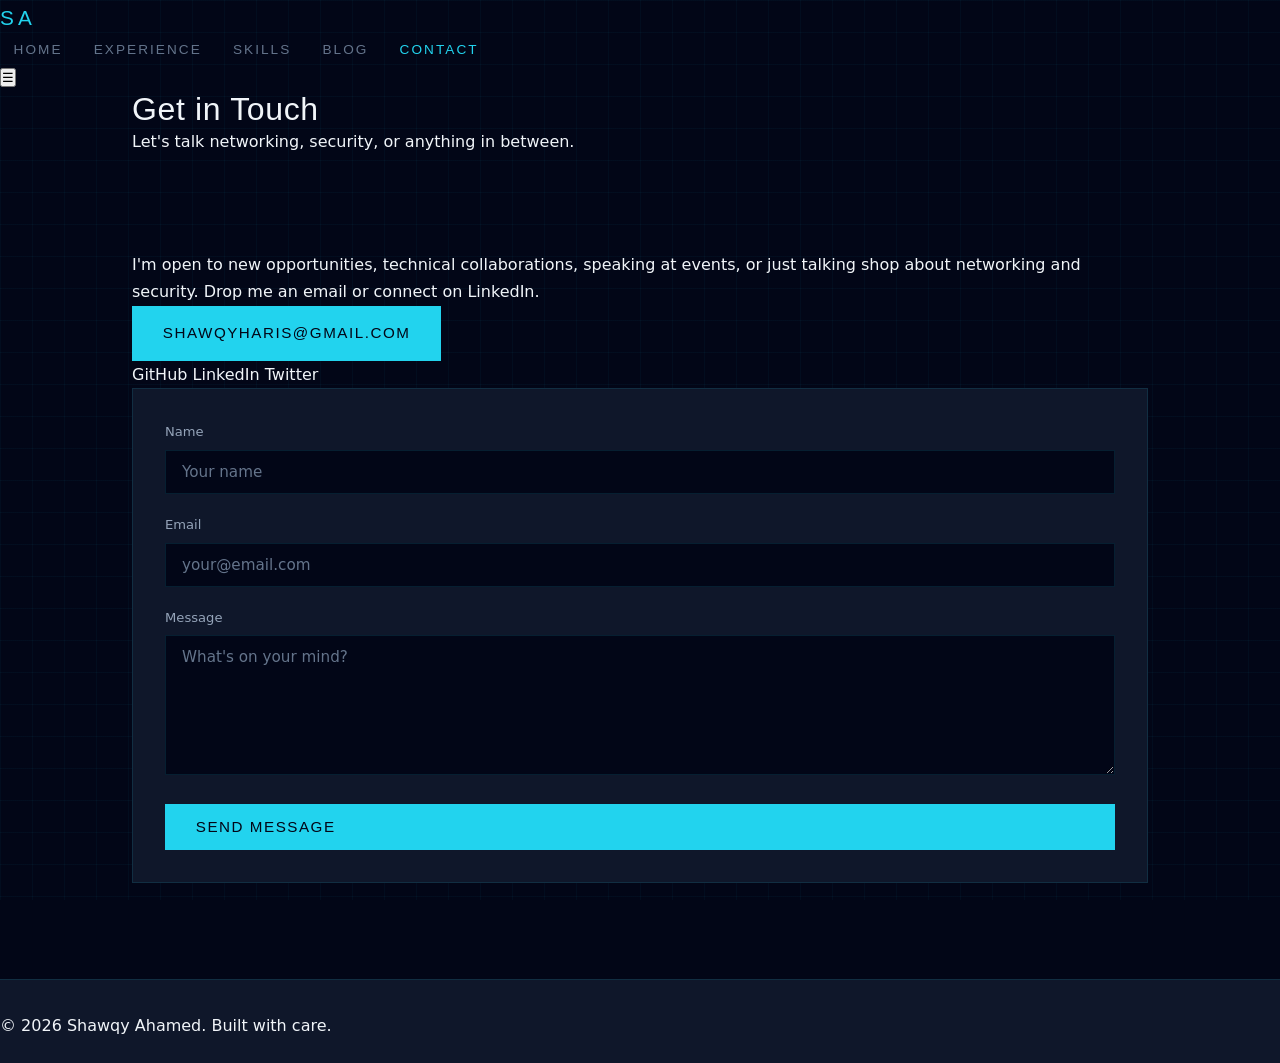
<file: contact.html>
<!DOCTYPE html>
<html lang="en">
<head>
  <meta charset="UTF-8" />
  <meta name="viewport" content="width=device-width, initial-scale=1.0" />
  <title>Contact — Shawqy Ahamed</title>
  <link rel="stylesheet" href="style.css" />
</head>
<body>
  <nav class="nav">
    <a href="index.html" class="nav-logo">SA</a>
    <ul class="nav-links">
      <li><a href="index.html">Home</a></li>
      <li><a href="experience.html">Experience</a></li>
      <li><a href="skills.html">Skills</a></li>
      <li><a href="blog.html">Blog</a></li>
      <li><a href="contact.html" class="active">Contact</a></li>
    </ul>
    <button class="nav-toggle" aria-label="Toggle menu">&#9776;</button>
  </nav>
  <header class="page-hero">
    <div class="container">
      <h1>Get in Touch</h1>
      <p>Let's talk networking, security, or anything in between.</p>
    </div>
  </header>
  <section class="section">
    <div class="container contact-container">
      <p class="contact-intro">I'm open to new opportunities, technical collaborations, speaking at events, or just talking shop about networking and security. Drop me an email or connect on LinkedIn.</p>
      <a href="mailto:shawqyharis@gmail.com" class="btn btn-primary">shawqyharis@gmail.com</a>
      <div class="social-links">
        <a href="https://github.com/shawqyahamed" target="_blank" rel="noopener" class="social-link">GitHub</a>
        <a href="#" class="social-link">LinkedIn</a>
        <a href="#" class="social-link">Twitter</a>
      </div>
      <form class="contact-form" id="contact-form">
        <div class="form-group">
          <label for="name">Name</label>
          <input type="text" id="name" name="name" placeholder="Your name" />
        </div>
        <div class="form-group">
          <label for="email">Email</label>
          <input type="email" id="email" name="email" placeholder="your@email.com" />
        </div>
        <div class="form-group">
          <label for="message">Message</label>
          <textarea id="message" name="message" placeholder="What's on your mind?"></textarea>
        </div>
        <button type="submit" class="btn btn-primary" style="width:100%;">Send Message</button>
      </form>
    </div>
  </section>
  <footer class="footer">
    <p>&copy; 2026 Shawqy Ahamed. Built with care.</p>
  </footer>
  <script src="main.js"></script>
</body>
</html>
</file>
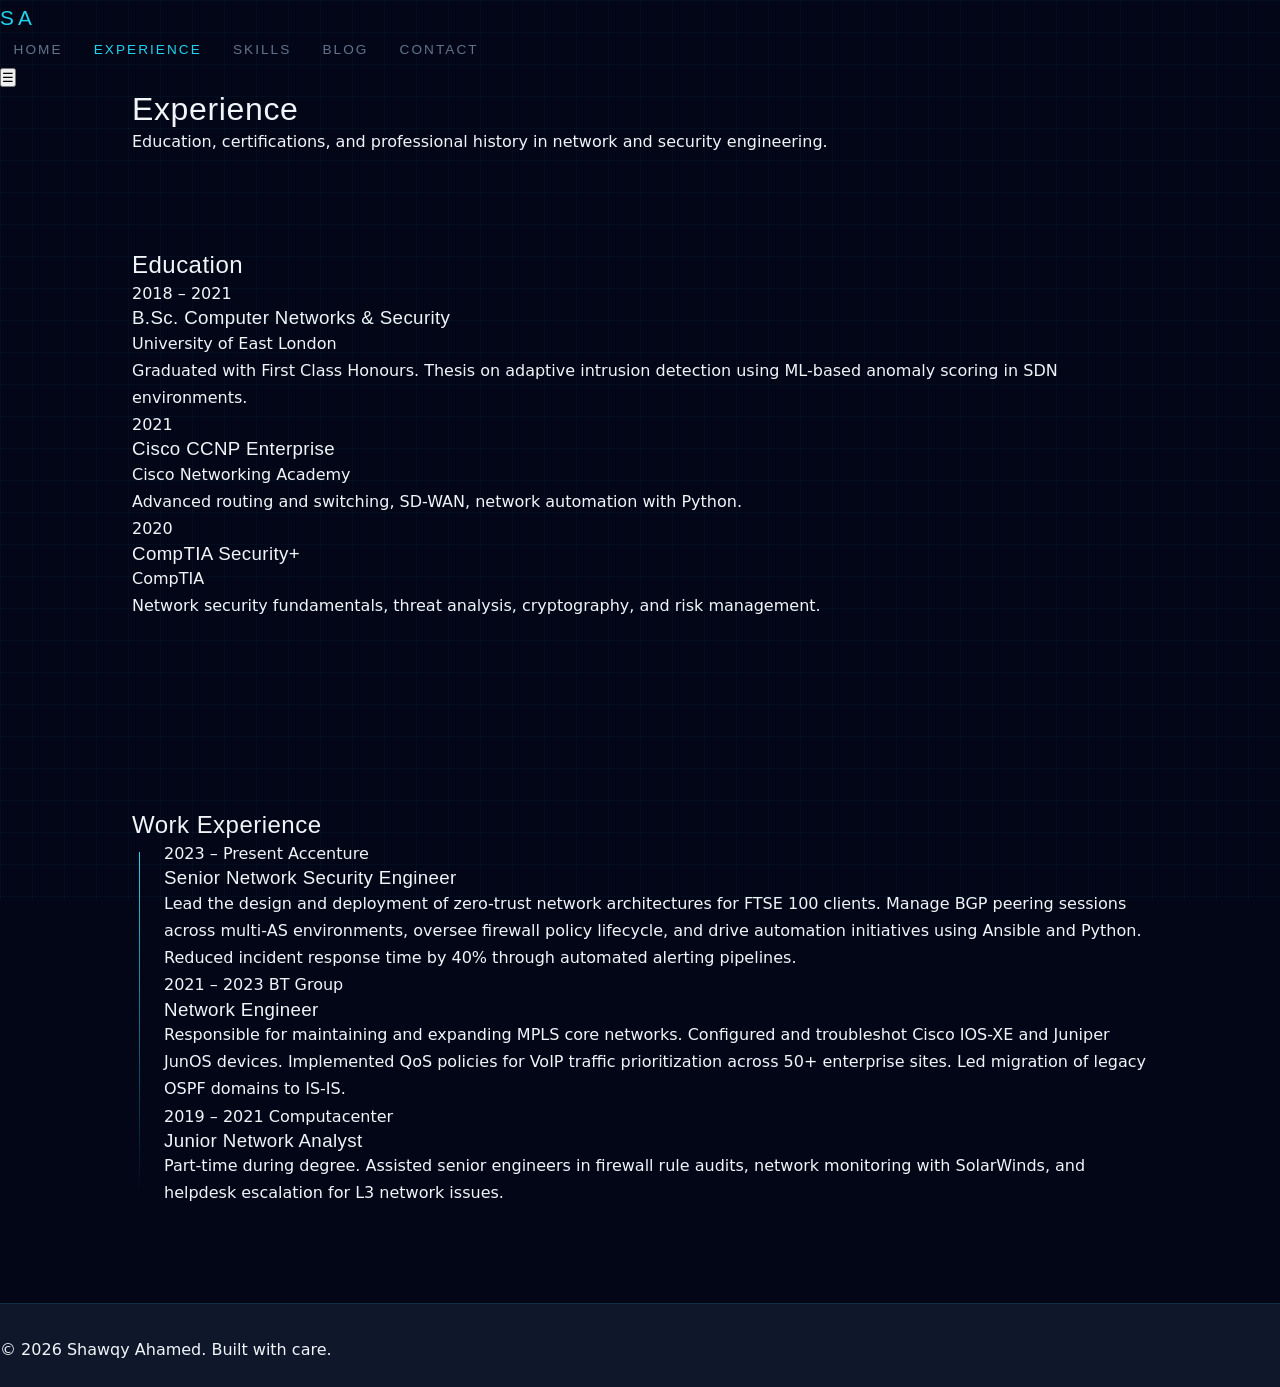
<file: experience.html>
<!DOCTYPE html>
<html lang="en">
<head>
  <meta charset="UTF-8" />
  <meta name="viewport" content="width=device-width, initial-scale=1.0" />
  <title>Experience — Shawqy Ahamed</title>
  <link rel="stylesheet" href="style.css" />
</head>
<body>
  <nav class="nav">
    <a href="index.html" class="nav-logo">SA</a>
    <ul class="nav-links">
      <li><a href="index.html">Home</a></li>
      <li><a href="experience.html" class="active">Experience</a></li>
      <li><a href="skills.html">Skills</a></li>
      <li><a href="blog.html">Blog</a></li>
      <li><a href="contact.html">Contact</a></li>
    </ul>
    <button class="nav-toggle" aria-label="Toggle menu">&#9776;</button>
  </nav>
  <header class="page-hero">
    <div class="container">
      <h1>Experience</h1>
      <p>Education, certifications, and professional history in network and security engineering.</p>
    </div>
  </header>
  <section class="section">
    <div class="container">
      <h2 class="section-title">Education</h2>
      <div class="edu-grid">
        <div class="edu-card">
          <p class="edu-year">2018 &ndash; 2021</p>
          <h3>B.Sc. Computer Networks &amp; Security</h3>
          <p class="edu-inst">University of East London</p>
          <p>Graduated with First Class Honours. Thesis on adaptive intrusion detection using ML-based anomaly scoring in SDN environments.</p>
        </div>
        <div class="edu-card">
          <p class="edu-year">2021</p>
          <h3>Cisco CCNP Enterprise</h3>
          <p class="edu-inst">Cisco Networking Academy</p>
          <p>Advanced routing and switching, SD-WAN, network automation with Python.</p>
        </div>
        <div class="edu-card">
          <p class="edu-year">2020</p>
          <h3>CompTIA Security+</h3>
          <p class="edu-inst">CompTIA</p>
          <p>Network security fundamentals, threat analysis, cryptography, and risk management.</p>
        </div>
      </div>
    </div>
  </section>
  <section class="section section-dark">
    <div class="container">
      <h2 class="section-title">Work Experience</h2>
      <div class="timeline">
        <div class="timeline-item">
          <div class="timeline-meta">
            <span class="timeline-date">2023 &ndash; Present</span>
            <span class="timeline-company">Accenture</span>
          </div>
          <h3>Senior Network Security Engineer</h3>
          <p>Lead the design and deployment of zero-trust network architectures for FTSE 100 clients. Manage BGP peering sessions across multi-AS environments, oversee firewall policy lifecycle, and drive automation initiatives using Ansible and Python. Reduced incident response time by 40% through automated alerting pipelines.</p>
        </div>
        <div class="timeline-item">
          <div class="timeline-meta">
            <span class="timeline-date">2021 &ndash; 2023</span>
            <span class="timeline-company">BT Group</span>
          </div>
          <h3>Network Engineer</h3>
          <p>Responsible for maintaining and expanding MPLS core networks. Configured and troubleshot Cisco IOS-XE and Juniper JunOS devices. Implemented QoS policies for VoIP traffic prioritization across 50+ enterprise sites. Led migration of legacy OSPF domains to IS-IS.</p>
        </div>
        <div class="timeline-item">
          <div class="timeline-meta">
            <span class="timeline-date">2019 &ndash; 2021</span>
            <span class="timeline-company">Computacenter</span>
          </div>
          <h3>Junior Network Analyst</h3>
          <p>Part-time during degree. Assisted senior engineers in firewall rule audits, network monitoring with SolarWinds, and helpdesk escalation for L3 network issues.</p>
        </div>
      </div>
    </div>
  </section>
  <footer class="footer">
    <p>&copy; 2026 Shawqy Ahamed. Built with care.</p>
  </footer>
  <script src="main.js"></script>
</body>
</html>
</file>
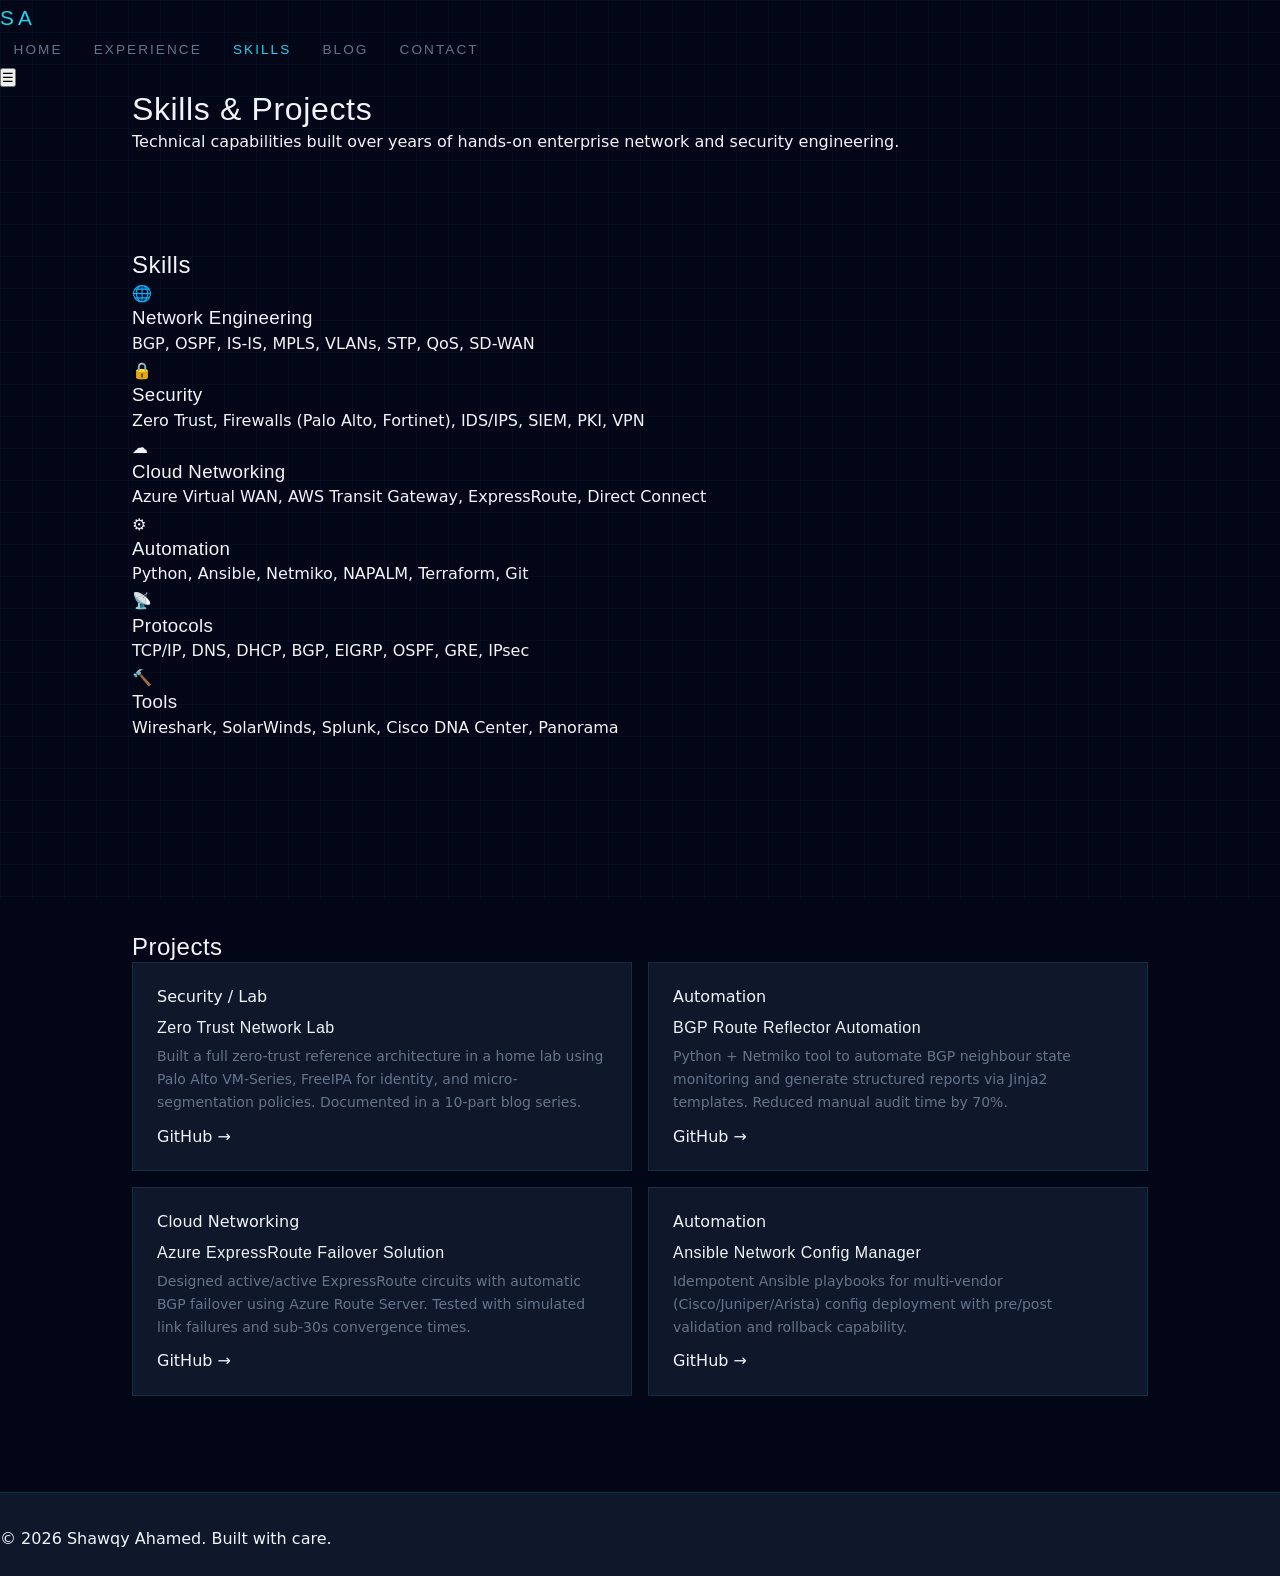
<file: skills.html>
<!DOCTYPE html>
<html lang="en">
<head>
  <meta charset="UTF-8" />
  <meta name="viewport" content="width=device-width, initial-scale=1.0" />
  <title>Skills &amp; Projects — Shawqy Ahamed</title>
  <link rel="stylesheet" href="style.css" />
</head>
<body>
  <nav class="nav">
    <a href="index.html" class="nav-logo">SA</a>
    <ul class="nav-links">
      <li><a href="index.html">Home</a></li>
      <li><a href="experience.html">Experience</a></li>
      <li><a href="skills.html" class="active">Skills</a></li>
      <li><a href="blog.html">Blog</a></li>
      <li><a href="contact.html">Contact</a></li>
    </ul>
    <button class="nav-toggle" aria-label="Toggle menu">&#9776;</button>
  </nav>
  <header class="page-hero">
    <div class="container">
      <h1>Skills &amp; Projects</h1>
      <p>Technical capabilities built over years of hands-on enterprise network and security engineering.</p>
    </div>
  </header>
  <section class="section">
    <div class="container">
      <h2 class="section-title">Skills</h2>
      <div class="skills-grid">
        <div class="skill-card">
          <div class="skill-icon">&#127760;</div>
          <h3>Network Engineering</h3>
          <p>BGP, OSPF, IS-IS, MPLS, VLANs, STP, QoS, SD-WAN</p>
        </div>
        <div class="skill-card">
          <div class="skill-icon">&#128274;</div>
          <h3>Security</h3>
          <p>Zero Trust, Firewalls (Palo Alto, Fortinet), IDS/IPS, SIEM, PKI, VPN</p>
        </div>
        <div class="skill-card">
          <div class="skill-icon">&#9729;&#65039;</div>
          <h3>Cloud Networking</h3>
          <p>Azure Virtual WAN, AWS Transit Gateway, ExpressRoute, Direct Connect</p>
        </div>
        <div class="skill-card">
          <div class="skill-icon">&#9881;&#65039;</div>
          <h3>Automation</h3>
          <p>Python, Ansible, Netmiko, NAPALM, Terraform, Git</p>
        </div>
        <div class="skill-card">
          <div class="skill-icon">&#128225;</div>
          <h3>Protocols</h3>
          <p>TCP/IP, DNS, DHCP, BGP, EIGRP, OSPF, GRE, IPsec</p>
        </div>
        <div class="skill-card">
          <div class="skill-icon">&#128296;</div>
          <h3>Tools</h3>
          <p>Wireshark, SolarWinds, Splunk, Cisco DNA Center, Panorama</p>
        </div>
      </div>
    </div>
  </section>
  <section class="section section-dark">
    <div class="container">
      <h2 class="section-title">Projects</h2>
      <div class="projects-grid">
        <article class="project-card">
          <div class="project-header"><span class="project-tag">Security / Lab</span></div>
          <h3>Zero Trust Network Lab</h3>
          <p>Built a full zero-trust reference architecture in a home lab using Palo Alto VM-Series, FreeIPA for identity, and micro-segmentation policies. Documented in a 10-part blog series.</p>
          <div class="project-links"><a href="#" class="link">GitHub &rarr;</a></div>
        </article>
        <article class="project-card">
          <div class="project-header"><span class="project-tag">Automation</span></div>
          <h3>BGP Route Reflector Automation</h3>
          <p>Python + Netmiko tool to automate BGP neighbour state monitoring and generate structured reports via Jinja2 templates. Reduced manual audit time by 70%.</p>
          <div class="project-links"><a href="#" class="link">GitHub &rarr;</a></div>
        </article>
        <article class="project-card">
          <div class="project-header"><span class="project-tag">Cloud Networking</span></div>
          <h3>Azure ExpressRoute Failover Solution</h3>
          <p>Designed active/active ExpressRoute circuits with automatic BGP failover using Azure Route Server. Tested with simulated link failures and sub-30s convergence times.</p>
          <div class="project-links"><a href="#" class="link">GitHub &rarr;</a></div>
        </article>
        <article class="project-card">
          <div class="project-header"><span class="project-tag">Automation</span></div>
          <h3>Ansible Network Config Manager</h3>
          <p>Idempotent Ansible playbooks for multi-vendor (Cisco/Juniper/Arista) config deployment with pre/post validation and rollback capability.</p>
          <div class="project-links"><a href="#" class="link">GitHub &rarr;</a></div>
        </article>
      </div>
    </div>
  </section>
  <footer class="footer">
    <p>&copy; 2026 Shawqy Ahamed. Built with care.</p>
  </footer>
  <script src="main.js"></script>
</body>
</html>
</file>
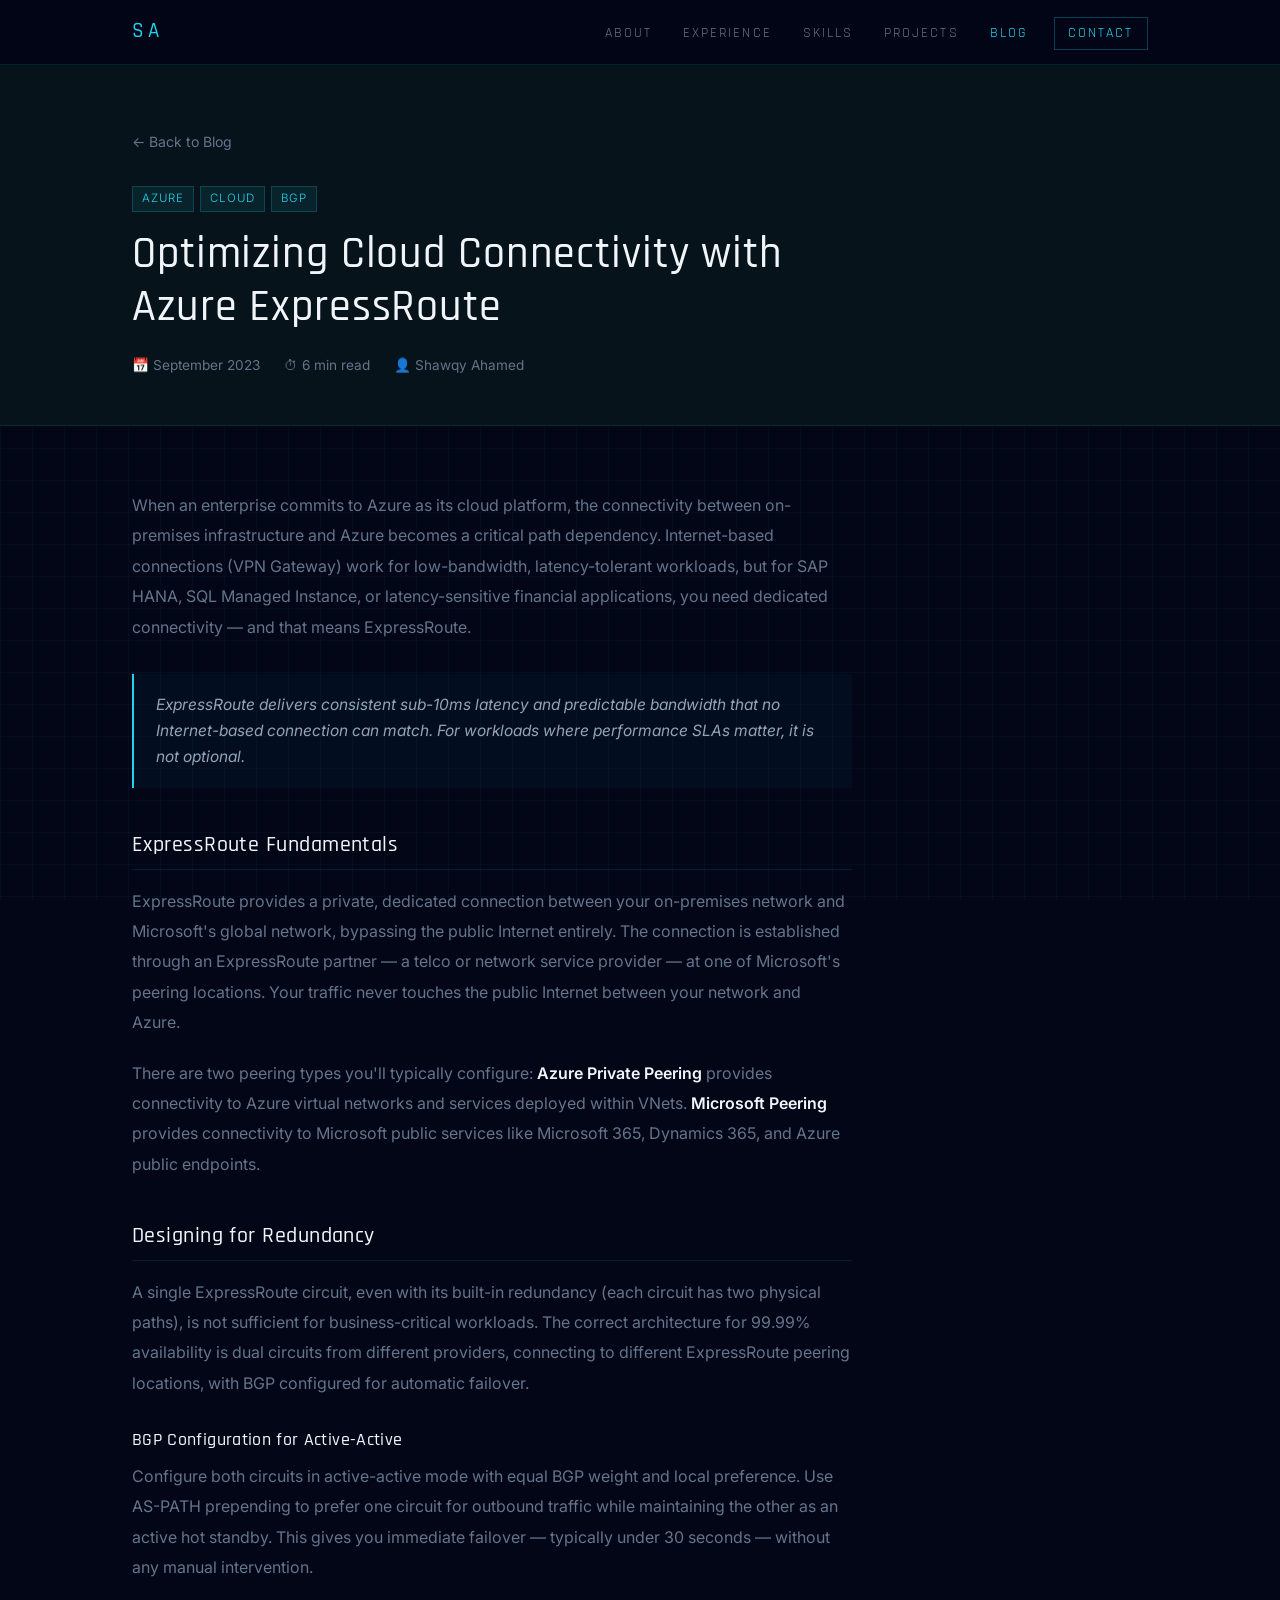
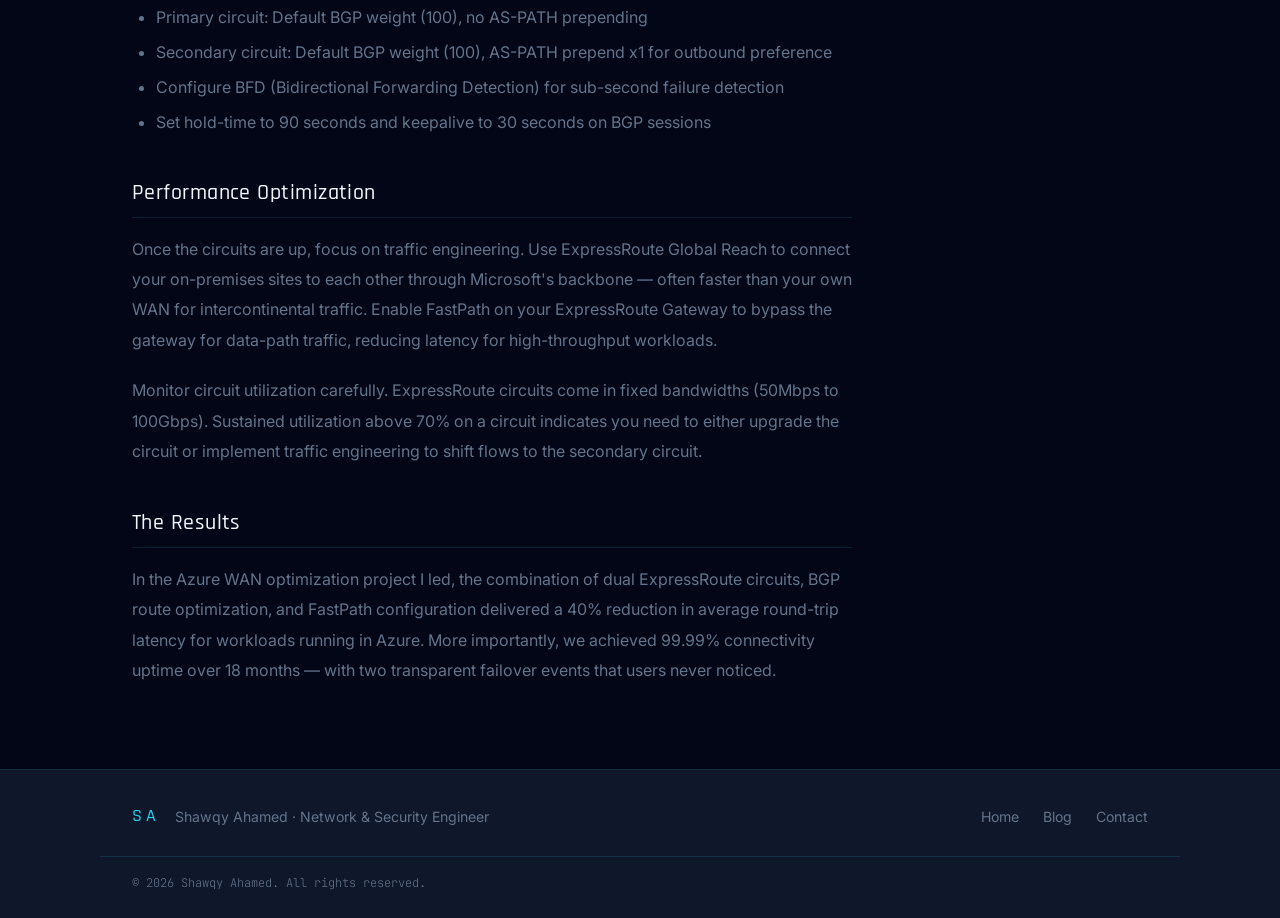
<file: blog/azure-expressroute.html>
<!DOCTYPE html>
<html lang="en">
<head>
  <meta charset="UTF-8" />
  <meta name="viewport" content="width=device-width, initial-scale=1.0" />
  <title>Azure ExpressRoute Optimization — Shawqy Ahamed</title>
  <link rel="stylesheet" href="../style.css?v=5" />
  <link rel="preconnect" href="https://fonts.googleapis.com" />
  <link rel="preconnect" href="https://fonts.gstatic.com" crossorigin />
  <link href="https://fonts.googleapis.com/css2?family=Inter:wght@200;300;400&family=JetBrains+Mono:wght@100;200;300&family=Rajdhani:wght@300;400;500&display=swap" rel="stylesheet" />
</head>
<body>
  <nav id="navbar">
    <div class="nav-inner">
      <a href="../index.html" class="nav-logo">SA</a>
      <ul class="nav-links">
        <li><a href="../index.html#about">About</a></li>
        <li><a href="../index.html#experience">Experience</a></li>
        <li><a href="../index.html#skills">Skills</a></li>
        <li><a href="../index.html#projects">Projects</a></li>
        <li><a href="../blog.html" class="active">Blog</a></li>
        <li><a href="../index.html#contact" class="nav-cta">Contact</a></li>
      </ul>
      <button class="burger" aria-label="Menu" onclick="toggleMenu()"><span></span><span></span><span></span></button>
    </div>
    <div class="mobile-menu" id="mobileMenu">
      <a href="../index.html#about">About</a>
      <a href="../index.html#experience">Experience</a>
      <a href="../index.html#skills">Skills</a>
      <a href="../index.html#projects">Projects</a>
      <a href="../blog.html">Blog</a>
      <a href="../index.html#contact">Contact</a>
    </div>
  </nav>
  <div class="article-page">
    <div class="article-page-hero">
      <div class="container">
        <a href="../blog.html" class="back-link">← Back to Blog</a>
        <div class="blog-article-tags" style="margin-bottom:1rem;"><span>Azure</span><span>Cloud</span><span>BGP</span></div>
        <h1>Optimizing Cloud Connectivity with Azure ExpressRoute</h1>
        <div class="article-meta">
          <span>📅 September 2023</span>
          <span>⏱ 6 min read</span>
          <span>👤 Shawqy Ahamed</span>
        </div>
      </div>
    </div>
    <div class="article-body-wrap">
      <div class="container">
        <div class="article-body">
          <p>When an enterprise commits to Azure as its cloud platform, the connectivity between on-premises infrastructure and Azure becomes a critical path dependency. Internet-based connections (VPN Gateway) work for low-bandwidth, latency-tolerant workloads, but for SAP HANA, SQL Managed Instance, or latency-sensitive financial applications, you need dedicated connectivity — and that means ExpressRoute.</p>
          <div class="article-callout">ExpressRoute delivers consistent sub-10ms latency and predictable bandwidth that no Internet-based connection can match. For workloads where performance SLAs matter, it is not optional.</div>
          <h2>ExpressRoute Fundamentals</h2>
          <p>ExpressRoute provides a private, dedicated connection between your on-premises network and Microsoft's global network, bypassing the public Internet entirely. The connection is established through an ExpressRoute partner — a telco or network service provider — at one of Microsoft's peering locations. Your traffic never touches the public Internet between your network and Azure.</p>
          <p>There are two peering types you'll typically configure: <strong>Azure Private Peering</strong> provides connectivity to Azure virtual networks and services deployed within VNets. <strong>Microsoft Peering</strong> provides connectivity to Microsoft public services like Microsoft 365, Dynamics 365, and Azure public endpoints.</p>
          <h2>Designing for Redundancy</h2>
          <p>A single ExpressRoute circuit, even with its built-in redundancy (each circuit has two physical paths), is not sufficient for business-critical workloads. The correct architecture for 99.99% availability is dual circuits from different providers, connecting to different ExpressRoute peering locations, with BGP configured for automatic failover.</p>
          <h3>BGP Configuration for Active-Active</h3>
          <p>Configure both circuits in active-active mode with equal BGP weight and local preference. Use AS-PATH prepending to prefer one circuit for outbound traffic while maintaining the other as an active hot standby. This gives you immediate failover — typically under 30 seconds — without any manual intervention.</p>
          <ul>
            <li>Primary circuit: Default BGP weight (100), no AS-PATH prepending</li>
            <li>Secondary circuit: Default BGP weight (100), AS-PATH prepend x1 for outbound preference</li>
            <li>Configure BFD (Bidirectional Forwarding Detection) for sub-second failure detection</li>
            <li>Set hold-time to 90 seconds and keepalive to 30 seconds on BGP sessions</li>
          </ul>
          <h2>Performance Optimization</h2>
          <p>Once the circuits are up, focus on traffic engineering. Use ExpressRoute Global Reach to connect your on-premises sites to each other through Microsoft's backbone — often faster than your own WAN for intercontinental traffic. Enable FastPath on your ExpressRoute Gateway to bypass the gateway for data-path traffic, reducing latency for high-throughput workloads.</p>
          <p>Monitor circuit utilization carefully. ExpressRoute circuits come in fixed bandwidths (50Mbps to 100Gbps). Sustained utilization above 70% on a circuit indicates you need to either upgrade the circuit or implement traffic engineering to shift flows to the secondary circuit.</p>
          <h2>The Results</h2>
          <p>In the Azure WAN optimization project I led, the combination of dual ExpressRoute circuits, BGP route optimization, and FastPath configuration delivered a 40% reduction in average round-trip latency for workloads running in Azure. More importantly, we achieved 99.99% connectivity uptime over 18 months — with two transparent failover events that users never noticed.</p>
        </div>
      </div>
    </div>
  </div>
  <footer>
    <div class="container footer-inner">
      <div class="footer-left"><span class="footer-logo">SA</span><span>Shawqy Ahamed · Network & Security Engineer</span></div>
      <div class="footer-right">
        <a href="../index.html">Home</a>
        <a href="../blog.html">Blog</a>
        <a href="../index.html#contact">Contact</a>
      </div>
    </div>
    <div class="container footer-bottom"><span>© 2026 Shawqy Ahamed. All rights reserved.</span></div>
  </footer>
  <script src="../main.js"></script>
</body>
</html>
</file>
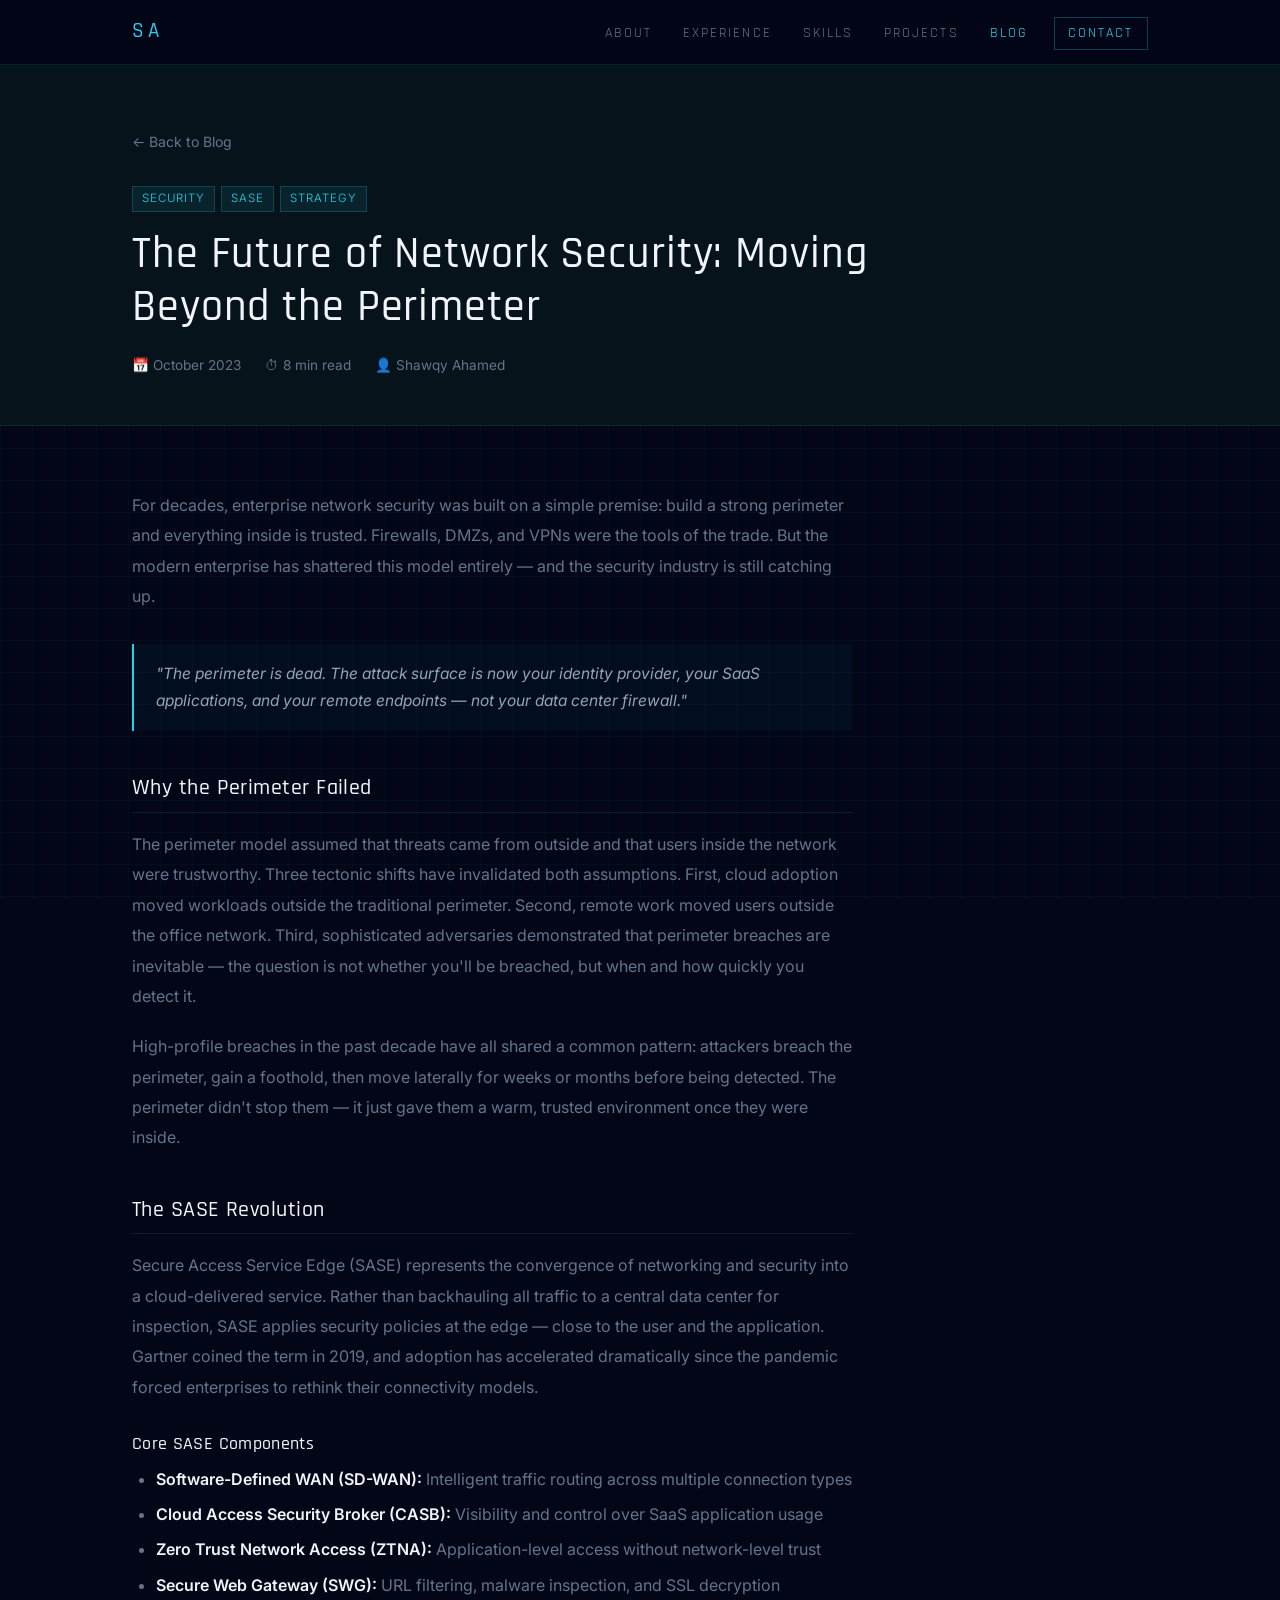
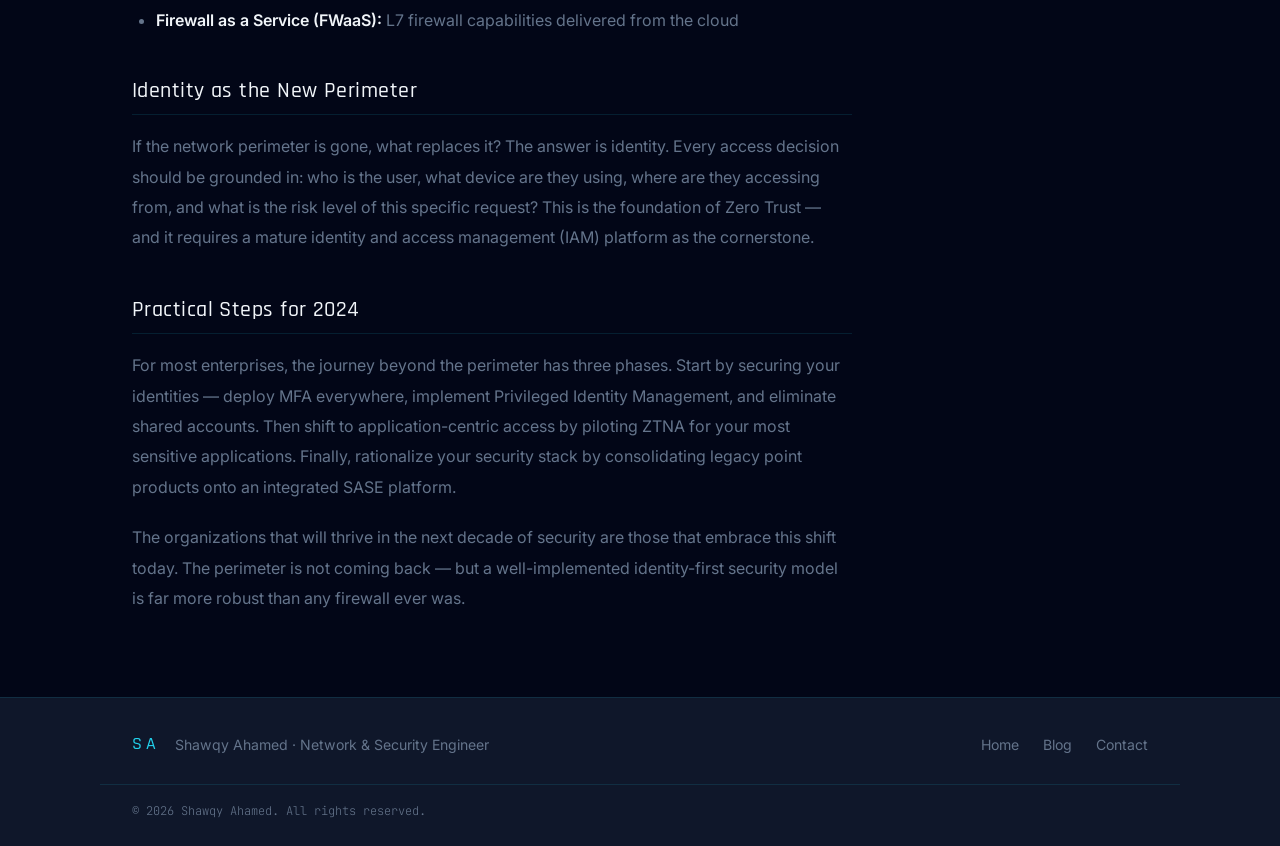
<file: blog/future-of-network-security.html>
<!DOCTYPE html>
<html lang="en">
<head>
  <meta charset="UTF-8" />
  <meta name="viewport" content="width=device-width, initial-scale=1.0" />
  <title>The Future of Network Security — Shawqy Ahamed</title>
  <link rel="stylesheet" href="../style.css?v=5" />
  <link rel="preconnect" href="https://fonts.googleapis.com" />
  <link rel="preconnect" href="https://fonts.gstatic.com" crossorigin />
  <link href="https://fonts.googleapis.com/css2?family=Inter:wght@200;300;400&family=JetBrains+Mono:wght@100;200;300&family=Rajdhani:wght@300;400;500&display=swap" rel="stylesheet" />
</head>
<body>
  <nav id="navbar">
    <div class="nav-inner">
      <a href="../index.html" class="nav-logo">SA</a>
      <ul class="nav-links">
        <li><a href="../index.html#about">About</a></li>
        <li><a href="../index.html#experience">Experience</a></li>
        <li><a href="../index.html#skills">Skills</a></li>
        <li><a href="../index.html#projects">Projects</a></li>
        <li><a href="../blog.html" class="active">Blog</a></li>
        <li><a href="../index.html#contact" class="nav-cta">Contact</a></li>
      </ul>
      <button class="burger" aria-label="Menu" onclick="toggleMenu()"><span></span><span></span><span></span></button>
    </div>
    <div class="mobile-menu" id="mobileMenu">
      <a href="../index.html#about">About</a>
      <a href="../index.html#experience">Experience</a>
      <a href="../index.html#skills">Skills</a>
      <a href="../index.html#projects">Projects</a>
      <a href="../blog.html">Blog</a>
      <a href="../index.html#contact">Contact</a>
    </div>
  </nav>
  <div class="article-page">
    <div class="article-page-hero">
      <div class="container">
        <a href="../blog.html" class="back-link">← Back to Blog</a>
        <div class="blog-article-tags" style="margin-bottom:1rem;"><span>Security</span><span>SASE</span><span>Strategy</span></div>
        <h1>The Future of Network Security: Moving Beyond the Perimeter</h1>
        <div class="article-meta">
          <span>📅 October 2023</span>
          <span>⏱ 8 min read</span>
          <span>👤 Shawqy Ahamed</span>
        </div>
      </div>
    </div>
    <div class="article-body-wrap">
      <div class="container">
        <div class="article-body">
          <p>For decades, enterprise network security was built on a simple premise: build a strong perimeter and everything inside is trusted. Firewalls, DMZs, and VPNs were the tools of the trade. But the modern enterprise has shattered this model entirely — and the security industry is still catching up.</p>
          <div class="article-callout">"The perimeter is dead. The attack surface is now your identity provider, your SaaS applications, and your remote endpoints — not your data center firewall."</div>
          <h2>Why the Perimeter Failed</h2>
          <p>The perimeter model assumed that threats came from outside and that users inside the network were trustworthy. Three tectonic shifts have invalidated both assumptions. First, cloud adoption moved workloads outside the traditional perimeter. Second, remote work moved users outside the office network. Third, sophisticated adversaries demonstrated that perimeter breaches are inevitable — the question is not whether you'll be breached, but when and how quickly you detect it.</p>
          <p>High-profile breaches in the past decade have all shared a common pattern: attackers breach the perimeter, gain a foothold, then move laterally for weeks or months before being detected. The perimeter didn't stop them — it just gave them a warm, trusted environment once they were inside.</p>
          <h2>The SASE Revolution</h2>
          <p>Secure Access Service Edge (SASE) represents the convergence of networking and security into a cloud-delivered service. Rather than backhauling all traffic to a central data center for inspection, SASE applies security policies at the edge — close to the user and the application. Gartner coined the term in 2019, and adoption has accelerated dramatically since the pandemic forced enterprises to rethink their connectivity models.</p>
          <h3>Core SASE Components</h3>
          <ul>
            <li><strong>Software-Defined WAN (SD-WAN):</strong> Intelligent traffic routing across multiple connection types</li>
            <li><strong>Cloud Access Security Broker (CASB):</strong> Visibility and control over SaaS application usage</li>
            <li><strong>Zero Trust Network Access (ZTNA):</strong> Application-level access without network-level trust</li>
            <li><strong>Secure Web Gateway (SWG):</strong> URL filtering, malware inspection, and SSL decryption</li>
            <li><strong>Firewall as a Service (FWaaS):</strong> L7 firewall capabilities delivered from the cloud</li>
          </ul>
          <h2>Identity as the New Perimeter</h2>
          <p>If the network perimeter is gone, what replaces it? The answer is identity. Every access decision should be grounded in: who is the user, what device are they using, where are they accessing from, and what is the risk level of this specific request? This is the foundation of Zero Trust — and it requires a mature identity and access management (IAM) platform as the cornerstone.</p>
          <h2>Practical Steps for 2024</h2>
          <p>For most enterprises, the journey beyond the perimeter has three phases. Start by securing your identities — deploy MFA everywhere, implement Privileged Identity Management, and eliminate shared accounts. Then shift to application-centric access by piloting ZTNA for your most sensitive applications. Finally, rationalize your security stack by consolidating legacy point products onto an integrated SASE platform.</p>
          <p>The organizations that will thrive in the next decade of security are those that embrace this shift today. The perimeter is not coming back — but a well-implemented identity-first security model is far more robust than any firewall ever was.</p>
        </div>
      </div>
    </div>
  </div>
  <footer>
    <div class="container footer-inner">
      <div class="footer-left"><span class="footer-logo">SA</span><span>Shawqy Ahamed · Network & Security Engineer</span></div>
      <div class="footer-right">
        <a href="../index.html">Home</a>
        <a href="../blog.html">Blog</a>
        <a href="../index.html#contact">Contact</a>
      </div>
    </div>
    <div class="container footer-bottom"><span>© 2026 Shawqy Ahamed. All rights reserved.</span></div>
  </footer>
  <script src="../main.js"></script>
</body>
</html>
</file>
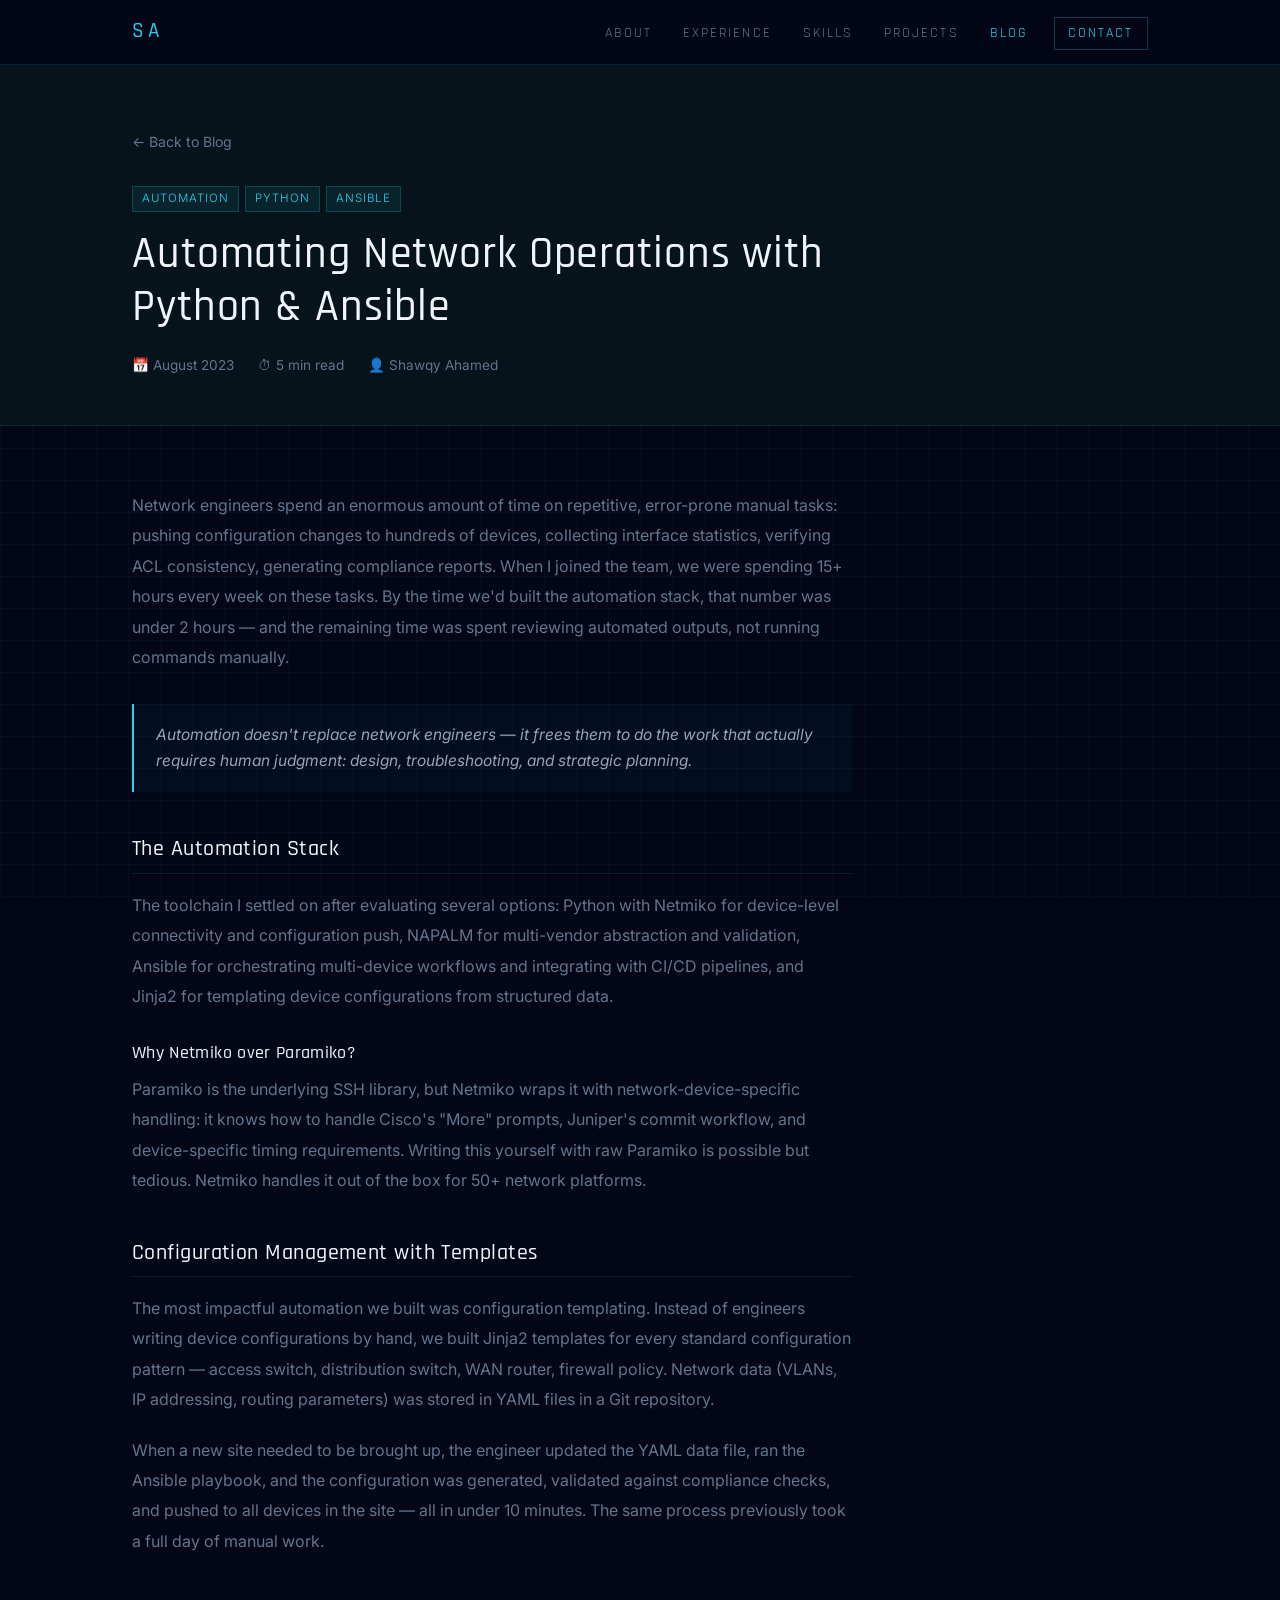
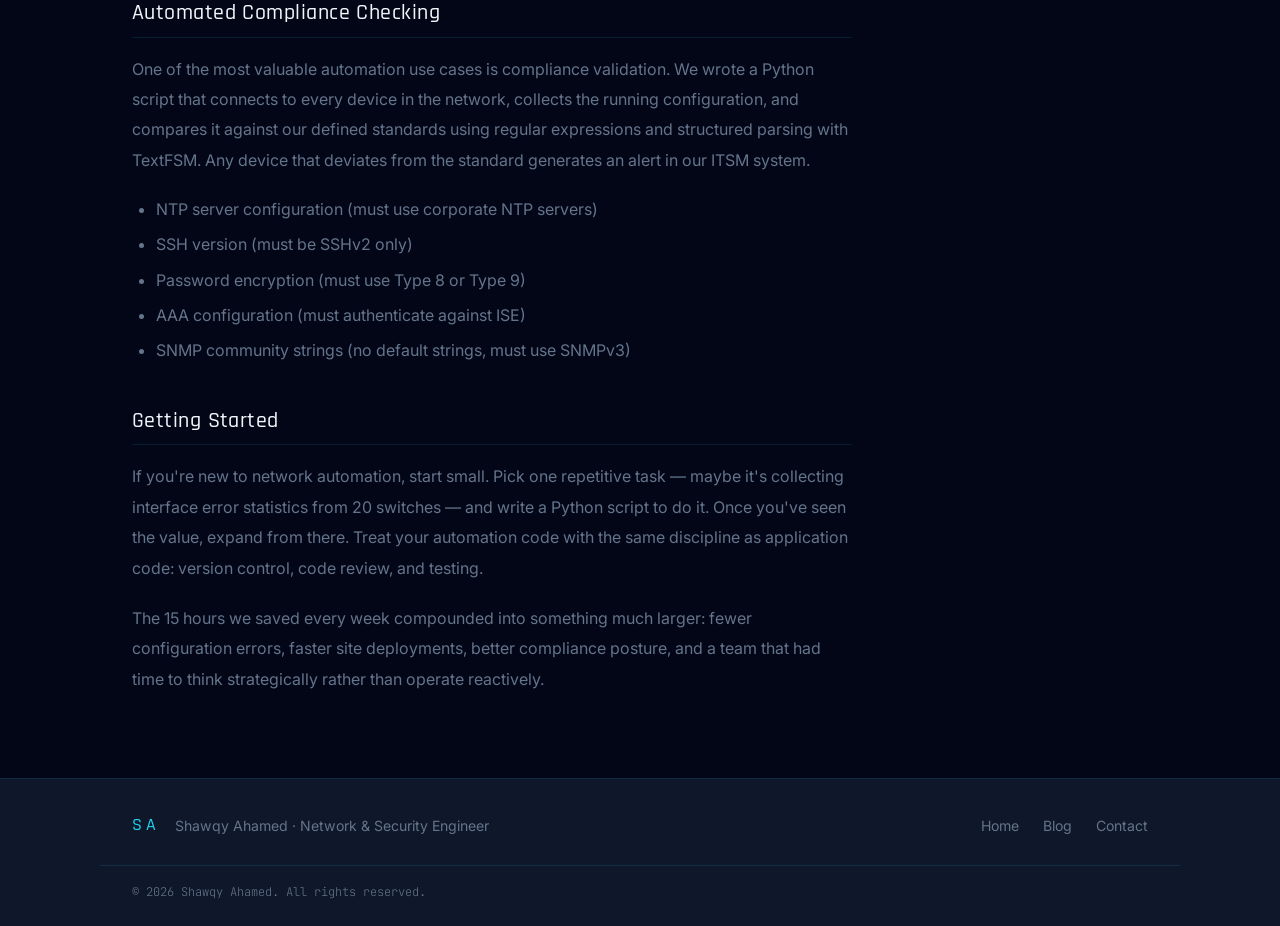
<file: blog/python-ansible-automation.html>
<!DOCTYPE html>
<html lang="en">
<head>
  <meta charset="UTF-8" />
  <meta name="viewport" content="width=device-width, initial-scale=1.0" />
  <title>Python & Ansible Network Automation — Shawqy Ahamed</title>
  <link rel="stylesheet" href="../style.css?v=5" />
  <link rel="preconnect" href="https://fonts.googleapis.com" />
  <link rel="preconnect" href="https://fonts.gstatic.com" crossorigin />
  <link href="https://fonts.googleapis.com/css2?family=Inter:wght@200;300;400&family=JetBrains+Mono:wght@100;200;300&family=Rajdhani:wght@300;400;500&display=swap" rel="stylesheet" />
</head>
<body>
  <nav id="navbar">
    <div class="nav-inner">
      <a href="../index.html" class="nav-logo">SA</a>
      <ul class="nav-links">
        <li><a href="../index.html#about">About</a></li>
        <li><a href="../index.html#experience">Experience</a></li>
        <li><a href="../index.html#skills">Skills</a></li>
        <li><a href="../index.html#projects">Projects</a></li>
        <li><a href="../blog.html" class="active">Blog</a></li>
        <li><a href="../index.html#contact" class="nav-cta">Contact</a></li>
      </ul>
      <button class="burger" aria-label="Menu" onclick="toggleMenu()"><span></span><span></span><span></span></button>
    </div>
    <div class="mobile-menu" id="mobileMenu">
      <a href="../index.html#about">About</a>
      <a href="../index.html#experience">Experience</a>
      <a href="../index.html#skills">Skills</a>
      <a href="../index.html#projects">Projects</a>
      <a href="../blog.html">Blog</a>
      <a href="../index.html#contact">Contact</a>
    </div>
  </nav>
  <div class="article-page">
    <div class="article-page-hero">
      <div class="container">
        <a href="../blog.html" class="back-link">← Back to Blog</a>
        <div class="blog-article-tags" style="margin-bottom:1rem;"><span>Automation</span><span>Python</span><span>Ansible</span></div>
        <h1>Automating Network Operations with Python &amp; Ansible</h1>
        <div class="article-meta">
          <span>📅 August 2023</span>
          <span>⏱ 5 min read</span>
          <span>👤 Shawqy Ahamed</span>
        </div>
      </div>
    </div>
    <div class="article-body-wrap">
      <div class="container">
        <div class="article-body">
          <p>Network engineers spend an enormous amount of time on repetitive, error-prone manual tasks: pushing configuration changes to hundreds of devices, collecting interface statistics, verifying ACL consistency, generating compliance reports. When I joined the team, we were spending 15+ hours every week on these tasks. By the time we'd built the automation stack, that number was under 2 hours — and the remaining time was spent reviewing automated outputs, not running commands manually.</p>
          <div class="article-callout">Automation doesn't replace network engineers — it frees them to do the work that actually requires human judgment: design, troubleshooting, and strategic planning.</div>
          <h2>The Automation Stack</h2>
          <p>The toolchain I settled on after evaluating several options: Python with Netmiko for device-level connectivity and configuration push, NAPALM for multi-vendor abstraction and validation, Ansible for orchestrating multi-device workflows and integrating with CI/CD pipelines, and Jinja2 for templating device configurations from structured data.</p>
          <h3>Why Netmiko over Paramiko?</h3>
          <p>Paramiko is the underlying SSH library, but Netmiko wraps it with network-device-specific handling: it knows how to handle Cisco's "More" prompts, Juniper's commit workflow, and device-specific timing requirements. Writing this yourself with raw Paramiko is possible but tedious. Netmiko handles it out of the box for 50+ network platforms.</p>
          <h2>Configuration Management with Templates</h2>
          <p>The most impactful automation we built was configuration templating. Instead of engineers writing device configurations by hand, we built Jinja2 templates for every standard configuration pattern — access switch, distribution switch, WAN router, firewall policy. Network data (VLANs, IP addressing, routing parameters) was stored in YAML files in a Git repository.</p>
          <p>When a new site needed to be brought up, the engineer updated the YAML data file, ran the Ansible playbook, and the configuration was generated, validated against compliance checks, and pushed to all devices in the site — all in under 10 minutes. The same process previously took a full day of manual work.</p>
          <h2>Automated Compliance Checking</h2>
          <p>One of the most valuable automation use cases is compliance validation. We wrote a Python script that connects to every device in the network, collects the running configuration, and compares it against our defined standards using regular expressions and structured parsing with TextFSM. Any device that deviates from the standard generates an alert in our ITSM system.</p>
          <ul>
            <li>NTP server configuration (must use corporate NTP servers)</li>
            <li>SSH version (must be SSHv2 only)</li>
            <li>Password encryption (must use Type 8 or Type 9)</li>
            <li>AAA configuration (must authenticate against ISE)</li>
            <li>SNMP community strings (no default strings, must use SNMPv3)</li>
          </ul>
          <h2>Getting Started</h2>
          <p>If you're new to network automation, start small. Pick one repetitive task — maybe it's collecting interface error statistics from 20 switches — and write a Python script to do it. Once you've seen the value, expand from there. Treat your automation code with the same discipline as application code: version control, code review, and testing.</p>
          <p>The 15 hours we saved every week compounded into something much larger: fewer configuration errors, faster site deployments, better compliance posture, and a team that had time to think strategically rather than operate reactively.</p>
        </div>
      </div>
    </div>
  </div>
  <footer>
    <div class="container footer-inner">
      <div class="footer-left"><span class="footer-logo">SA</span><span>Shawqy Ahamed · Network & Security Engineer</span></div>
      <div class="footer-right">
        <a href="../index.html">Home</a>
        <a href="../blog.html">Blog</a>
        <a href="../index.html#contact">Contact</a>
      </div>
    </div>
    <div class="container footer-bottom"><span>© 2026 Shawqy Ahamed. All rights reserved.</span></div>
  </footer>
  <script src="../main.js"></script>
</body>
</html>
</file>
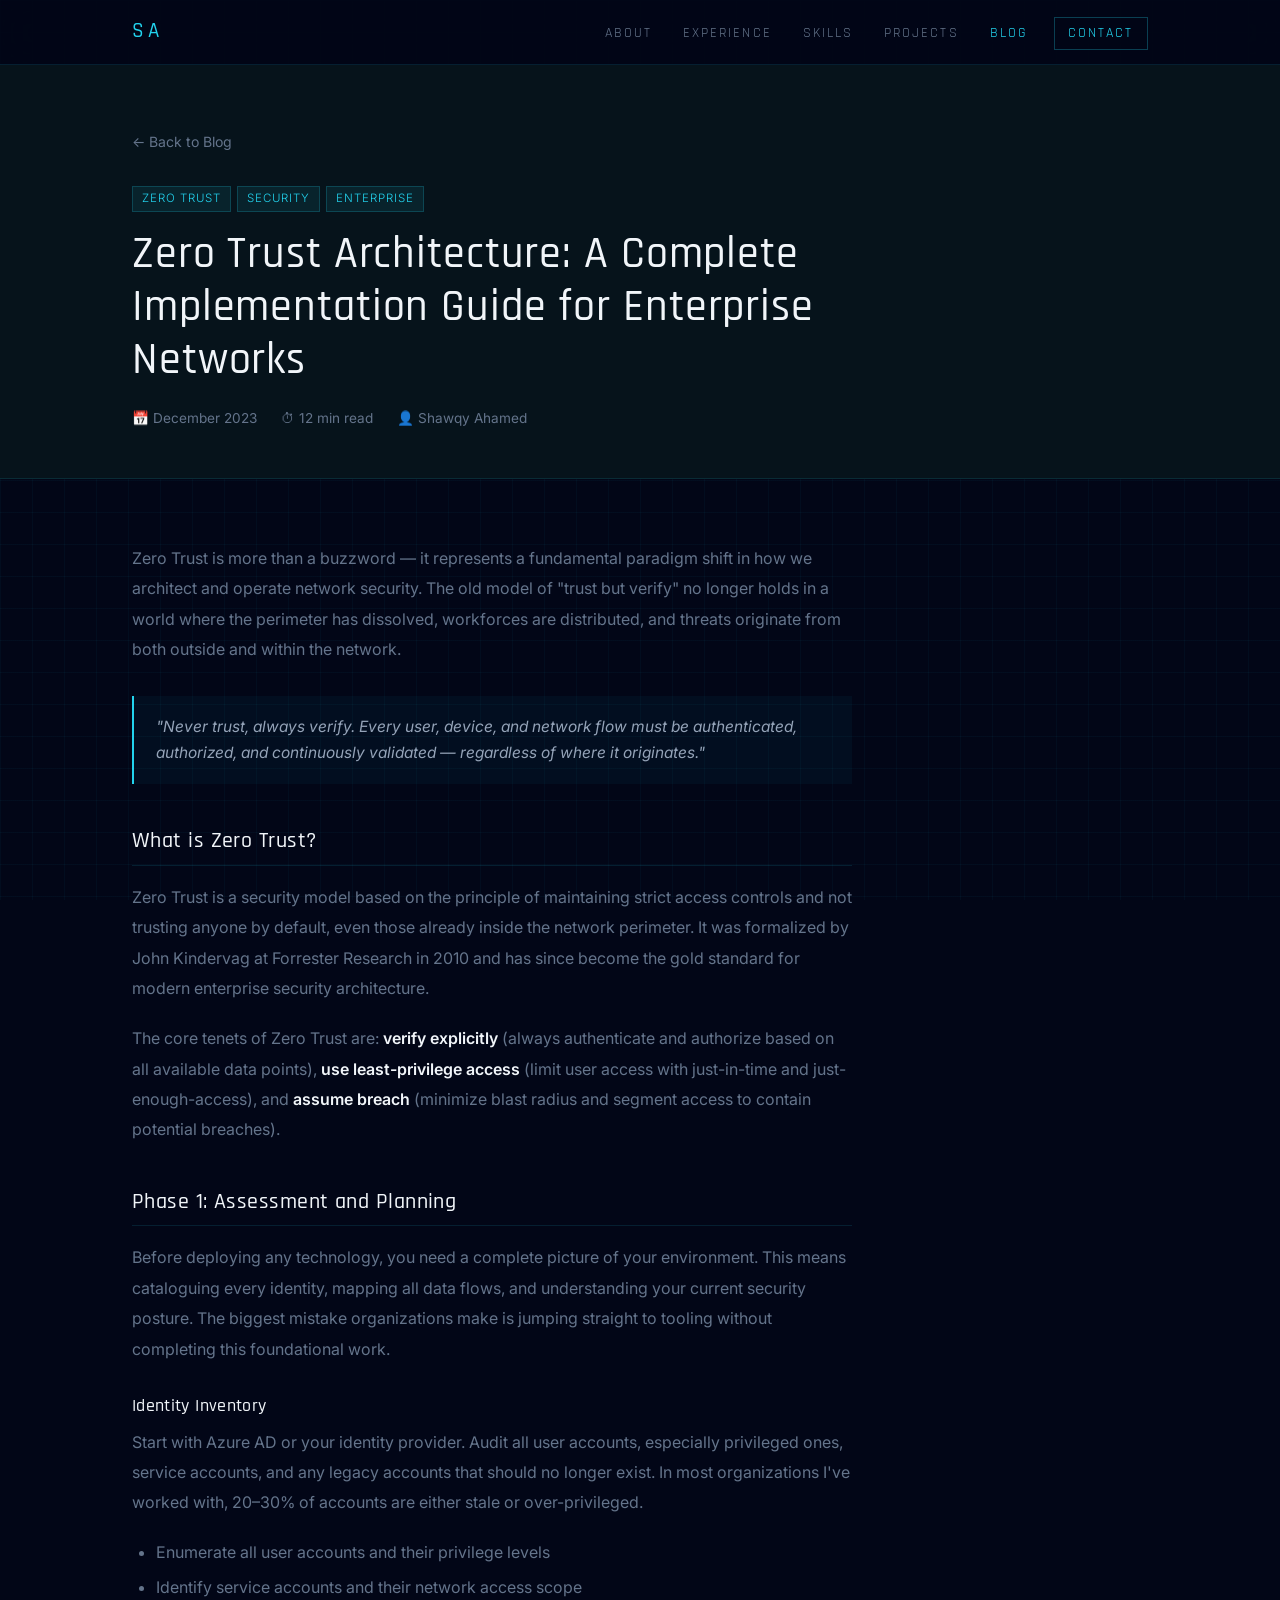
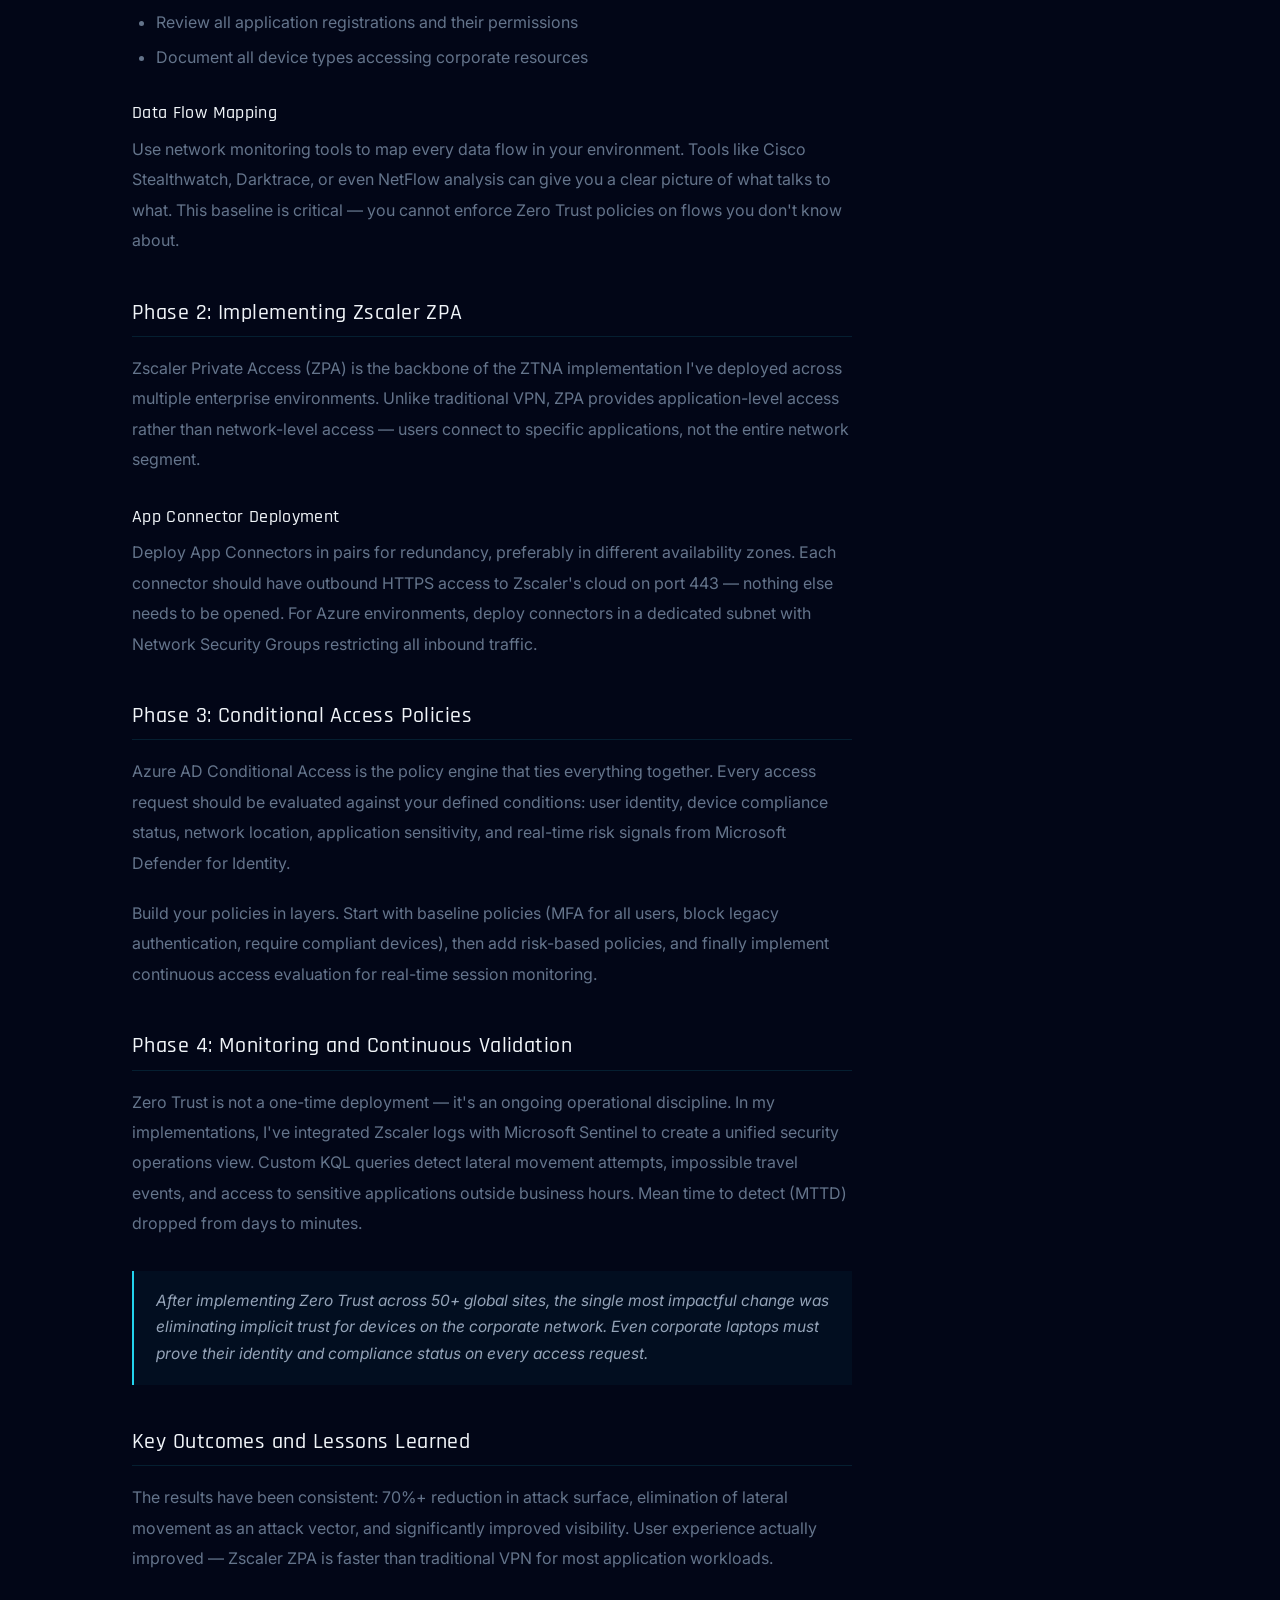
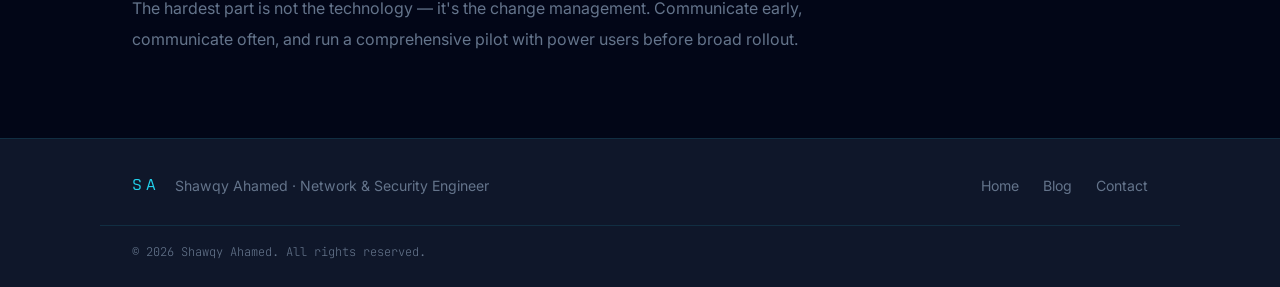
<file: blog/zero-trust-guide.html>
<!DOCTYPE html>
<html lang="en">
<head>
  <meta charset="UTF-8" />
  <meta name="viewport" content="width=device-width, initial-scale=1.0" />
  <title>Zero Trust Architecture Guide — Shawqy Ahamed</title>
  <link rel="stylesheet" href="../style.css?v=5" />
  <link rel="preconnect" href="https://fonts.googleapis.com" />
  <link rel="preconnect" href="https://fonts.gstatic.com" crossorigin />
  <link href="https://fonts.googleapis.com/css2?family=Inter:wght@200;300;400&family=JetBrains+Mono:wght@100;200;300&family=Rajdhani:wght@300;400;500&display=swap" rel="stylesheet" />
</head>
<body>
  <nav id="navbar">
    <div class="nav-inner">
      <a href="../index.html" class="nav-logo">SA</a>
      <ul class="nav-links">
        <li><a href="../index.html#about">About</a></li>
        <li><a href="../index.html#experience">Experience</a></li>
        <li><a href="../index.html#skills">Skills</a></li>
        <li><a href="../index.html#projects">Projects</a></li>
        <li><a href="../blog.html" class="active">Blog</a></li>
        <li><a href="../index.html#contact" class="nav-cta">Contact</a></li>
      </ul>
      <button class="burger" aria-label="Menu" onclick="toggleMenu()"><span></span><span></span><span></span></button>
    </div>
    <div class="mobile-menu" id="mobileMenu">
      <a href="../index.html#about">About</a>
      <a href="../index.html#experience">Experience</a>
      <a href="../index.html#skills">Skills</a>
      <a href="../index.html#projects">Projects</a>
      <a href="../blog.html">Blog</a>
      <a href="../index.html#contact">Contact</a>
    </div>
  </nav>
  <div class="article-page">
    <div class="article-page-hero">
      <div class="container">
        <a href="../blog.html" class="back-link">← Back to Blog</a>
        <div class="blog-article-tags" style="margin-bottom:1rem;"><span>Zero Trust</span><span>Security</span><span>Enterprise</span></div>
        <h1>Zero Trust Architecture: A Complete Implementation Guide for Enterprise Networks</h1>
        <div class="article-meta">
          <span>📅 December 2023</span>
          <span>⏱ 12 min read</span>
          <span>👤 Shawqy Ahamed</span>
        </div>
      </div>
    </div>
    <div class="article-body-wrap">
      <div class="container">
        <div class="article-body">
          <p>Zero Trust is more than a buzzword — it represents a fundamental paradigm shift in how we architect and operate network security. The old model of "trust but verify" no longer holds in a world where the perimeter has dissolved, workforces are distributed, and threats originate from both outside and within the network.</p>
          <div class="article-callout">"Never trust, always verify. Every user, device, and network flow must be authenticated, authorized, and continuously validated — regardless of where it originates."</div>
          <h2>What is Zero Trust?</h2>
          <p>Zero Trust is a security model based on the principle of maintaining strict access controls and not trusting anyone by default, even those already inside the network perimeter. It was formalized by John Kindervag at Forrester Research in 2010 and has since become the gold standard for modern enterprise security architecture.</p>
          <p>The core tenets of Zero Trust are: <strong>verify explicitly</strong> (always authenticate and authorize based on all available data points), <strong>use least-privilege access</strong> (limit user access with just-in-time and just-enough-access), and <strong>assume breach</strong> (minimize blast radius and segment access to contain potential breaches).</p>
          <h2>Phase 1: Assessment and Planning</h2>
          <p>Before deploying any technology, you need a complete picture of your environment. This means cataloguing every identity, mapping all data flows, and understanding your current security posture. The biggest mistake organizations make is jumping straight to tooling without completing this foundational work.</p>
          <h3>Identity Inventory</h3>
          <p>Start with Azure AD or your identity provider. Audit all user accounts, especially privileged ones, service accounts, and any legacy accounts that should no longer exist. In most organizations I've worked with, 20–30% of accounts are either stale or over-privileged.</p>
          <ul>
            <li>Enumerate all user accounts and their privilege levels</li>
            <li>Identify service accounts and their network access scope</li>
            <li>Review all application registrations and their permissions</li>
            <li>Document all device types accessing corporate resources</li>
          </ul>
          <h3>Data Flow Mapping</h3>
          <p>Use network monitoring tools to map every data flow in your environment. Tools like Cisco Stealthwatch, Darktrace, or even NetFlow analysis can give you a clear picture of what talks to what. This baseline is critical — you cannot enforce Zero Trust policies on flows you don't know about.</p>
          <h2>Phase 2: Implementing Zscaler ZPA</h2>
          <p>Zscaler Private Access (ZPA) is the backbone of the ZTNA implementation I've deployed across multiple enterprise environments. Unlike traditional VPN, ZPA provides application-level access rather than network-level access — users connect to specific applications, not the entire network segment.</p>
          <h3>App Connector Deployment</h3>
          <p>Deploy App Connectors in pairs for redundancy, preferably in different availability zones. Each connector should have outbound HTTPS access to Zscaler's cloud on port 443 — nothing else needs to be opened. For Azure environments, deploy connectors in a dedicated subnet with Network Security Groups restricting all inbound traffic.</p>
          <h2>Phase 3: Conditional Access Policies</h2>
          <p>Azure AD Conditional Access is the policy engine that ties everything together. Every access request should be evaluated against your defined conditions: user identity, device compliance status, network location, application sensitivity, and real-time risk signals from Microsoft Defender for Identity.</p>
          <p>Build your policies in layers. Start with baseline policies (MFA for all users, block legacy authentication, require compliant devices), then add risk-based policies, and finally implement continuous access evaluation for real-time session monitoring.</p>
          <h2>Phase 4: Monitoring and Continuous Validation</h2>
          <p>Zero Trust is not a one-time deployment — it's an ongoing operational discipline. In my implementations, I've integrated Zscaler logs with Microsoft Sentinel to create a unified security operations view. Custom KQL queries detect lateral movement attempts, impossible travel events, and access to sensitive applications outside business hours. Mean time to detect (MTTD) dropped from days to minutes.</p>
          <div class="article-callout">After implementing Zero Trust across 50+ global sites, the single most impactful change was eliminating implicit trust for devices on the corporate network. Even corporate laptops must prove their identity and compliance status on every access request.</div>
          <h2>Key Outcomes and Lessons Learned</h2>
          <p>The results have been consistent: 70%+ reduction in attack surface, elimination of lateral movement as an attack vector, and significantly improved visibility. User experience actually improved — Zscaler ZPA is faster than traditional VPN for most application workloads.</p>
          <p>The hardest part is not the technology — it's the change management. Communicate early, communicate often, and run a comprehensive pilot with power users before broad rollout.</p>
        </div>
      </div>
    </div>
  </div>
  <footer>
    <div class="container footer-inner">
      <div class="footer-left"><span class="footer-logo">SA</span><span>Shawqy Ahamed · Network & Security Engineer</span></div>
      <div class="footer-right">
        <a href="../index.html">Home</a>
        <a href="../blog.html">Blog</a>
        <a href="../index.html#contact">Contact</a>
      </div>
    </div>
    <div class="container footer-bottom"><span>© 2026 Shawqy Ahamed. All rights reserved.</span></div>
  </footer>
  <script src="../main.js"></script>
</body>
</html>
</file>
<file: style.css>
/* ===== RESET & BASE ===== */
*, *::before, *::after { box-sizing: border-box; margin: 0; padding: 0; }
html { scroll-behavior: smooth; font-size: 16px; }
body {
  font-family: 'Inter', system-ui, -apple-system, sans-serif;
  background: var(--bg);
  color: var(--text);
  line-height: 1.7;
  -webkit-font-smoothing: antialiased;
}
body::before {
  content: '';
  position: fixed;
  inset: 0;
  z-index: -1;
  pointer-events: none;
  background:
    linear-gradient(to right, rgba(34,211,238,0.04) 1px, transparent 1px),
    linear-gradient(to bottom, rgba(34,211,238,0.04) 1px, transparent 1px);
  background-size: 32px 32px;
}
a { color: inherit; text-decoration: none; }
img { max-width: 100%; }

/* ===== TOKENS ===== */
:root {
  --bg: #020617;
  --bg2: #06131B;
  --surface: #0f172a;
  --surface2: #1e293b;
  --border: rgba(34,211,238,0.12);
  --border2: rgba(34,211,238,0.28);
  --accent: #22d3ee;
  --accent-glow: rgba(34,211,238,0.08);
  --accent-dark: #06b6d4;
  --green: #34d399;
  --text: #f1f5f9;
  --muted: #64748b;
  --mid: #94a3b8;
  --radius: 0px;
  --radius-lg: 0px;
}

/* ===== TYPOGRAPHY ===== */
h1, h2, h3, h4 {
  font-family: 'Rajdhani', sans-serif;
  color: var(--text);
  font-weight: 500;
  line-height: 1.2;
  letter-spacing: 0.02em;
}

/* ===== LAYOUT ===== */
.container { max-width: 1080px; margin: 0 auto; padding: 0 2rem; }
section { padding: 6rem 0; }
.section-alt { background: var(--bg2); }

.section-header { margin-bottom: 3.5rem; }
.section-header h2 { font-size: clamp(1.75rem, 3.5vw, 2.5rem); margin-top: 0.5rem; }
.section-sub { color: var(--muted); font-size: 1.05rem; margin-top: 0.75rem; max-width: 520px; }
.section-tag {
  display: inline-flex;
  align-items: center;
  gap: 0.5rem;
  font-family: 'JetBrains Mono', monospace;
  font-size: 0.72rem;
  font-weight: 300;
  letter-spacing: 3px;
  text-transform: uppercase;
  color: var(--accent);
  background: rgba(34,211,238,0.05);
  border: 1px solid rgba(34,211,238,0.2);
  padding: 0.25rem 0.85rem;
  border-radius: 0;
}
.section-tag::before {
  content: '';
  display: inline-block;
  width: 6px;
  height: 6px;
  background: var(--accent);
  border-radius: 0;
  flex-shrink: 0;
}

/* ===== BUTTONS ===== */
.btn {
  display: inline-flex;
  align-items: center;
  gap: 0.5rem;
  padding: 0.8rem 1.8rem;
  border-radius: 0;
  font-family: 'Rajdhani', sans-serif;
  font-size: 0.95rem;
  font-weight: 500;
  letter-spacing: 0.1em;
  text-transform: uppercase;
  cursor: pointer;
  transition: all 0.2s;
  border: 2px solid transparent;
  white-space: nowrap;
}
.btn-primary {
  background: var(--accent);
  color: #020617;
  border-color: var(--accent);
}
.btn-primary:hover {
  background: #67e8f9;
  border-color: #67e8f9;
  transform: translateY(-2px);
  box-shadow: 0 0 20px rgba(34,211,238,0.3);
}
.btn-ghost {
  background: transparent;
  color: var(--mid);
  border-color: var(--border2);
}
.btn-ghost:hover {
  color: var(--text);
  border-color: var(--accent);
  transform: translateY(-2px);
}
.btn-full { width: 100%; justify-content: center; }

/* ===== NAVBAR ===== */
#navbar {
  position: fixed;
  top: 0; left: 0; right: 0;
  z-index: 1000;
  background: rgba(2,6,23,0.85);
  backdrop-filter: blur(20px);
  border-bottom: 1px solid var(--border);
  transition: box-shadow 0.3s;
}
#navbar.scrolled { box-shadow: 0 4px 32px rgba(0,0,0,0.4); }
.nav-inner {
  max-width: 1080px;
  margin: 0 auto;
  padding: 0 2rem;
  height: 64px;
  display: flex;
  align-items: center;
  justify-content: space-between;
}
.nav-logo {
  font-family: 'Rajdhani', sans-serif;
  font-size: 1.3rem;
  font-weight: 500;
  color: var(--accent);
  letter-spacing: 0.2em;
  text-transform: uppercase;
}
.nav-links {
  display: flex;
  align-items: center;
  gap: 0.25rem;
  list-style: none;
}
.nav-links a {
  font-family: 'Rajdhani', sans-serif;
  color: var(--muted);
  font-size: 0.85rem;
  font-weight: 400;
  letter-spacing: 0.15em;
  text-transform: uppercase;
  padding: 0.4rem 0.85rem;
  border-radius: 0;
  transition: color 0.2s, background 0.2s;
}
.nav-links a:hover { color: var(--text); background: var(--surface); }
.nav-links a.active { color: var(--accent); }
.nav-cta {
  background: transparent !important;
  color: var(--accent) !important;
  border: 1px solid var(--border2) !important;
  margin-left: 0.5rem;
}
.nav-cta:hover {
  background: var(--accent) !important;
  color: #020617 !important;
  border-color: var(--accent) !important;
}
.burger {
  display: none;
  flex-direction: column;
  gap: 5px;
  background: none;
  border: none;
  cursor: pointer;
  padding: 4px;
}
.burger span {
  display: block;
  width: 22px;
  height: 2px;
  background: var(--mid);
  border-radius: 0;
  transition: all 0.3s;
}
.mobile-menu {
  display: none;
  flex-direction: column;
  padding: 1rem 2rem 1.5rem;
  border-top: 1px solid var(--border);
  gap: 0.25rem;
}
.mobile-menu a {
  font-family: 'Rajdhani', sans-serif;
  color: var(--muted);
  font-size: 0.95rem;
  font-weight: 400;
  letter-spacing: 0.1em;
  text-transform: uppercase;
  padding: 0.6rem 0.75rem;
  border-radius: 0;
  transition: color 0.2s, background 0.2s;
}
.mobile-menu a:hover { color: var(--text); background: var(--surface); }
.mobile-menu.open { display: flex; }

/* ===== HERO ===== */
#hero {
  min-height: 100svh;
  display: flex;
  flex-direction: column;
  justify-content: center;
  position: relative;
  padding: 0;
  overflow: hidden;
}
.hero-bg {
  position: absolute;
  inset: 0;
  background:
    linear-gradient(rgba(34,211,238,0.06) 1px, transparent 1px),
    linear-gradient(90deg, rgba(34,211,238,0.06) 1px, transparent 1px),
    radial-gradient(ellipse 70% 55% at 65% 30%, rgba(34,211,238,0.08) 0%, transparent 65%),
    radial-gradient(ellipse 45% 45% at 10% 80%, rgba(6,182,212,0.05) 0%, transparent 55%);
  background-size: 32px 32px, 32px 32px, auto, auto;
  pointer-events: none;
}
.hero-orb {
  position: absolute;
  width: 600px;
  height: 600px;
  border-radius: 50%;
  background: radial-gradient(circle, rgba(34,211,238,0.18) 0%, rgba(6,182,212,0.08) 35%, transparent 70%);
  right: -100px;
  top: 50%;
  transform: translateY(-50%);
  filter: blur(40px);
  pointer-events: none;
}
.hero-orb::after {
  content: '';
  position: absolute;
  width: 900px;
  height: 900px;
  border-radius: 50%;
  background: radial-gradient(circle, rgba(34,211,238,0.06) 0%, rgba(6,182,212,0.03) 40%, transparent 70%);
  top: 50%;
  left: 50%;
  transform: translate(-50%, -50%);
  filter: blur(60px);
}
.hero-status {
  position: absolute;
  top: 80px;
  left: 50%;
  transform: translateX(-50%);
  z-index: 10;
  font-family: 'JetBrains Mono', monospace;
  font-size: 0.72rem;
  font-weight: 200;
  letter-spacing: 0.2em;
  color: var(--accent);
  text-transform: uppercase;
  opacity: 0.8;
  white-space: nowrap;
  background: rgba(34,211,238,0.05);
  border: 1px solid rgba(34,211,238,0.2);
  padding: 0.35rem 1rem;
}
.hero-content {
  position: absolute;
  bottom: 4rem;
  left: 0;
  width: 100%;
  max-width: none;
  z-index: 2;
  padding-left: 2rem;
  padding-right: 2rem;
  text-align: center;
  display: flex;
  flex-direction: column;
  align-items: center;
}
.hero-eyebrow {
  font-size: 1.05rem;
  color: var(--muted);
  margin-bottom: 1rem;
  font-weight: 400;
}
.hero-name {
  font-family: 'Rajdhani', sans-serif;
  font-size: clamp(2.5rem, 5.8vw, 7rem);
  font-weight: 500;
  line-height: 0.95;
  letter-spacing: 0.06em;
  text-transform: uppercase;
  margin-bottom: 1.25rem;
  white-space: nowrap;
  background: linear-gradient(135deg, #fff 40%, #22d3ee 100%);
  -webkit-background-clip: text;
  -webkit-text-fill-color: transparent;
  background-clip: text;
}
.hero-role {
  font-family: 'JetBrains Mono', monospace;
  font-size: 1rem;
  color: var(--accent);
  font-weight: 200;
  margin-bottom: 1.5rem;
  letter-spacing: 0.1em;
}
.hero-bio {
  font-size: 1.08rem;
  color: var(--muted);
  line-height: 1.8;
  max-width: 560px;
  margin-bottom: 2rem;
}
.hero-certs {
  display: flex;
  flex-wrap: wrap;
  justify-content: center;
  gap: 0.55rem;
  margin-bottom: 2rem;
}
.hero-certs span {
  display: inline-block;
  font-size: 0.78rem;
  font-weight: 400;
  padding: 0.3rem 0.85rem;
  border-radius: 0;
  background: rgba(34,211,238,0.05);
  border: 1px solid rgba(34,211,238,0.2);
  color: var(--accent);
}
.hero-btns {
  display: flex;
  gap: 0.85rem;
  flex-wrap: wrap;
  justify-content: center;
  margin-bottom: 2rem;
}
.hero-socials {
  display: flex;
  gap: 0.85rem;
}
.hero-socials a {
  width: 40px;
  height: 40px;
  border-radius: 0;
  background: var(--surface);
  border: 1px solid var(--border);
  display: flex;
  align-items: center;
  justify-content: center;
  color: var(--muted);
  transition: all 0.2s;
}
.hero-socials a:hover {
  border-color: var(--accent);
  color: var(--accent);
  background: var(--accent-glow);
  transform: translateY(-2px);
}
.hero-socials svg { width: 18px; height: 18px; }
.scroll-hint {
  position: absolute;
  bottom: 2.5rem;
  left: 2rem;
  display: flex;
  align-items: center;
  gap: 1rem;
  color: var(--muted);
  font-size: 0.75rem;
  font-weight: 300;
  letter-spacing: 2px;
  text-transform: uppercase;
  writing-mode: vertical-lr;
}
.scroll-line {
  width: 1px;
  height: 60px;
  background: linear-gradient(to bottom, var(--muted), transparent);
}

/* ===== ABOUT ===== */
.about-layout {
  display: grid;
  grid-template-columns: 1fr 1fr;
  gap: 4rem;
  align-items: start;
}
.about-text p {
  color: var(--muted);
  font-size: 1rem;
  line-height: 1.85;
  margin-bottom: 1.2rem;
}
.cert-row {
  display: flex;
  flex-wrap: wrap;
  gap: 0.6rem;
  margin-top: 1.75rem;
}
.cert-badge {
  display: inline-block;
  padding: 0.3rem 0.85rem;
  border-radius: 0;
  font-size: 0.8rem;
  font-weight: 400;
  background: var(--surface);
  border: 1px solid var(--border2);
  color: var(--mid);
}
.about-stats {
  display: grid;
  grid-template-columns: 1fr 1fr;
  gap: 1rem;
}
.stat-card {
  background: var(--surface);
  border: 1px solid var(--border);
  border-radius: 0;
  padding: 1.5rem;
  transition: border-color 0.2s, box-shadow 0.2s;
}
.stat-card:hover {
  border-color: var(--border2);
  box-shadow: 0 0 20px rgba(34,211,238,0.08);
}
.stat-num {
  font-family: 'Rajdhani', sans-serif;
  font-size: 2.25rem;
  font-weight: 500;
  color: var(--accent);
  letter-spacing: 0.02em;
  line-height: 1;
  margin-bottom: 0.4rem;
}
.stat-label {
  font-size: 0.82rem;
  color: var(--muted);
  line-height: 1.4;
  font-weight: 400;
}

/* ===== TIMELINE ===== */
.timeline {
  position: relative;
  padding-left: 2rem;
}
.timeline::before {
  content: '';
  position: absolute;
  left: 7px;
  top: 12px;
  bottom: 12px;
  width: 1px;
  background: linear-gradient(to bottom, var(--accent), transparent);
}
.tl-item {
  position: relative;
  margin-bottom: 2.5rem;
  display: flex;
  gap: 1.5rem;
}
.tl-item:last-child { margin-bottom: 0; }
.tl-marker {
  position: absolute;
  left: -2rem;
  top: 4px;
  width: 14px;
  height: 14px;
  border-radius: 0;
  border: 2px solid;
  flex-shrink: 0;
  margin-top: 2px;
}
.tl-marker.work {
  background: var(--accent-dark);
  border-color: var(--accent);
  box-shadow: 0 0 0 3px var(--accent-glow);
}
.tl-marker.edu {
  background: #059669;
  border-color: var(--green);
  box-shadow: 0 0 0 3px rgba(52,211,153,0.15);
}
.tl-body {
  background: var(--surface);
  border: 1px solid var(--border);
  border-radius: 0;
  padding: 1.5rem;
  flex: 1;
  transition: border-color 0.2s, box-shadow 0.2s;
}
.tl-body:hover {
  border-color: var(--border2);
  box-shadow: 0 0 20px rgba(34,211,238,0.08);
}
.tl-header {
  display: flex;
  justify-content: space-between;
  align-items: flex-start;
  gap: 1rem;
  margin-bottom: 0.75rem;
  flex-wrap: wrap;
}
.tl-role {
  font-family: 'Rajdhani', sans-serif;
  font-size: 1.05rem;
  font-weight: 500;
  color: var(--text);
  margin-bottom: 0.2rem;
  letter-spacing: 0.03em;
}
.tl-org { font-size: 0.88rem; color: var(--muted); font-weight: 400; }
.tl-right { display: flex; flex-direction: column; align-items: flex-end; gap: 0.4rem; flex-shrink: 0; }
.tl-date {
  font-family: 'JetBrains Mono', monospace;
  font-size: 0.78rem;
  font-weight: 200;
  color: var(--accent);
  white-space: nowrap;
}
.tl-type {
  font-family: 'JetBrains Mono', monospace;
  font-size: 0.65rem;
  font-weight: 200;
  letter-spacing: 1.5px;
  text-transform: uppercase;
  padding: 0.15rem 0.5rem;
  border-radius: 0;
}
.tl-type.work { background: var(--accent-glow); color: var(--accent); }
.tl-type.edu { background: rgba(52,211,153,0.12); color: var(--green); }
.tl-desc { font-size: 0.92rem; color: var(--muted); line-height: 1.75; margin-bottom: 1rem; }
.tl-tags { display: flex; flex-wrap: wrap; gap: 0.4rem; margin-bottom: 0; }
.tl-tags span {
  font-size: 0.75rem;
  font-weight: 400;
  padding: 0.2rem 0.65rem;
  border-radius: 0;
  background: var(--surface2);
  border: 1px solid var(--border);
  color: var(--mid);
}
.tl-highlight {
  display: flex;
  align-items: center;
  gap: 0.5rem;
  margin-top: 1rem;
  font-size: 0.85rem;
  color: var(--green);
  font-weight: 400;
}
.tl-highlight svg { width: 16px; height: 16px; flex-shrink: 0; fill: var(--green); }

/* ===== SKILLS ===== */
.skills-bars-grid {
  display: grid;
  grid-template-columns: 1fr 1fr;
  gap: 2.4rem 4rem;
}
.skill-bar-item {}
.skill-bar-header {
  display: flex;
  justify-content: space-between;
  align-items: baseline;
  margin-bottom: 0.55rem;
}
.skill-bar-name {
  font-size: 0.95rem;
  font-weight: 400;
  color: var(--text);
}
.skill-bar-pct {
  font-family: 'JetBrains Mono', monospace;
  font-size: 0.85rem;
  font-weight: 300;
  color: var(--text);
}
.skill-bar-track {
  width: 100%;
  height: 7px;
  background: rgba(255,255,255,0.1);
  border-radius: 4px;
  overflow: hidden;
  margin-bottom: 0.65rem;
}
.skill-bar-fill {
  height: 100%;
  width: var(--w, 0%);
  background: linear-gradient(90deg, var(--accent) 0%, #3ba6f0 100%);
  border-radius: 4px;
  animation: barGrow 1.2s cubic-bezier(0.16,1,0.3,1) both;
  animation-delay: 0.2s;
}
@keyframes barGrow {
  from { width: 0; }
  to   { width: var(--w, 0%); }
}
.skill-bar-tags { display: flex; gap: 0.5rem; flex-wrap: wrap; }
.sb-level, .sb-years {
  font-size: 0.75rem;
  padding: 0.25rem 0.75rem;
  border-radius: 4px;
  background: var(--accent);
  color: #fff;
  font-weight: 400;
}
.sb-years { background: rgba(77,166,255,0.18); color: var(--accent); border: 1px solid rgba(77,166,255,0.3); }

/* old skill pills kept for any legacy reference */
.skill-pills { display: flex; flex-wrap: wrap; gap: 0.45rem; }
.skill-pills span {
  font-size: 0.82rem;
  font-weight: 400;
  padding: 0.3rem 0.85rem;
  border-radius: 0;
  background: var(--surface);
  border: 1px solid var(--border);
  color: var(--mid);
  transition: border-color 0.2s, color 0.2s;
}
.skill-pills span:hover { border-color: var(--accent); color: var(--accent); }

/* ===== PROJECTS ===== */
.projects-grid {
  display: grid;
  grid-template-columns: repeat(2, 1fr);
  gap: 1rem;
}
.project-card {
  background: var(--surface);
  border: 1px solid var(--border);
  border-radius: 0;
  padding: 1.25rem 1.5rem;
  display: flex;
  flex-direction: column;
  gap: 0.5rem;
  transition: border-color 0.25s, box-shadow 0.2s;
  position: relative;
  overflow: hidden;
}
.project-card::before {
  content: '';
  position: absolute;
  top: 0; left: 0; right: 0;
  height: 2px;
  background: linear-gradient(90deg, var(--accent-dark), var(--accent), #e2e8f0);
  opacity: 0;
  transition: opacity 0.3s;
}
.project-card:hover {
  border-color: var(--border2);
  box-shadow: 0 0 20px rgba(34,211,238,0.08);
}
.project-card:hover::before { opacity: 1; }
.project-cat {
  font-size: 0.68rem;
  font-weight: 300;
  letter-spacing: 2px;
  text-transform: uppercase;
  color: var(--accent);
}
.project-card h3 {
  font-family: 'Rajdhani', sans-serif;
  font-size: 1rem;
  font-weight: 500;
  color: var(--text);
  letter-spacing: 0.03em;
}
.project-card p { font-size: 0.875rem; color: var(--muted); line-height: 1.65; }
.project-stack { display: flex; flex-wrap: wrap; gap: 0.35rem; margin-top: 0.25rem; }
.project-stack span {
  font-size: 0.72rem;
  font-weight: 400;
  padding: 0.18rem 0.6rem;
  border-radius: 0;
  background: var(--accent-glow);
  border: 1px solid rgba(34,211,238,0.2);
  color: var(--accent);
}

/* ===== BLOG PREVIEW (index page) ===== */
.blog-preview-grid {
  display: grid;
  grid-template-columns: repeat(2, 1fr);
  gap: 1rem;
}
.blog-preview-card {
  background: var(--surface);
  border: 1px solid var(--border);
  border-radius: 0;
  padding: 1.4rem 1.6rem;
  display: flex;
  flex-direction: column;
  gap: 0.5rem;
  text-decoration: none;
  color: inherit;
  transition: border-color 0.2s, box-shadow 0.2s;
}
.blog-preview-card:hover {
  border-color: var(--border2);
  box-shadow: 0 0 20px rgba(34,211,238,0.08);
}
.blog-preview-tags { display: flex; gap: 0.4rem; flex-wrap: wrap; }
.blog-preview-tags span {
  font-size: 0.68rem;
  font-weight: 300;
  letter-spacing: 1px;
  text-transform: uppercase;
  color: var(--accent);
  background: var(--accent-glow);
  border: 1px solid rgba(34,211,238,0.2);
  padding: 0.12rem 0.5rem;
  border-radius: 0;
}
.blog-preview-title {
  font-size: 0.95rem;
  font-weight: 600;
  color: var(--text);
  line-height: 1.4;
}
.blog-preview-meta { font-size: 0.75rem; color: var(--muted); margin-top: 0.1rem; }

/* ===== CONTACT ===== */
.contact-layout {
  display: grid;
  grid-template-columns: 1fr 1.5fr;
  gap: 4rem;
  align-items: start;
}
.contact-item {
  display: flex;
  align-items: flex-start;
  gap: 1rem;
  margin-bottom: 1.75rem;
}
.contact-icon { font-size: 1.25rem; margin-top: 0.1rem; }
.contact-label {
  font-family: 'JetBrains Mono', monospace;
  font-size: 0.72rem;
  font-weight: 200;
  letter-spacing: 2px;
  text-transform: uppercase;
  color: var(--muted);
  margin-bottom: 0.25rem;
}
.contact-value { font-size: 0.95rem; color: var(--mid); font-weight: 400; }
.contact-value:hover { color: var(--accent); }
.contact-note {
  font-size: 0.85rem;
  color: var(--muted);
  line-height: 1.65;
  border-top: 1px solid var(--border);
  padding-top: 1.5rem;
  margin-top: 0.5rem;
}
.contact-form {
  background: var(--surface);
  border: 1px solid var(--border);
  border-radius: 0;
  padding: 2rem;
}
.form-row { display: grid; grid-template-columns: 1fr 1fr; gap: 1rem; }
.form-group { margin-bottom: 1.25rem; }
.form-group label {
  display: block;
  font-size: 0.82rem;
  font-weight: 400;
  color: var(--mid);
  margin-bottom: 0.4rem;
}
.form-group input, .form-group textarea {
  width: 100%;
  background: var(--bg);
  border: 1px solid var(--border);
  border-radius: 0;
  padding: 0.75rem 1rem;
  font-size: 0.95rem;
  color: var(--text);
  font-family: inherit;
  transition: border-color 0.2s, box-shadow 0.2s;
  outline: none;
}
.form-group input:focus, .form-group textarea:focus {
  border-color: var(--accent);
  box-shadow: 0 0 0 1px var(--accent);
}
.form-group input::placeholder, .form-group textarea::placeholder { color: var(--muted); }
.form-group textarea { resize: vertical; min-height: 140px; }

/* ===== FOOTER ===== */
footer {
  background: var(--surface);
  border-top: 1px solid var(--border);
  padding: 2rem 0 1.5rem;
}
.footer-inner {
  display: flex;
  align-items: center;
  justify-content: space-between;
  margin-bottom: 1.5rem;
  flex-wrap: wrap;
  gap: 1rem;
}
.footer-left {
  display: flex;
  align-items: center;
  gap: 1rem;
  color: var(--muted);
  font-size: 0.88rem;
}
.footer-logo {
  font-family: 'Rajdhani', sans-serif;
  font-size: 1.1rem;
  font-weight: 500;
  color: var(--accent);
  letter-spacing: 0.2em;
  text-transform: uppercase;
}
.footer-right {
  display: flex;
  gap: 1.5rem;
}
.footer-right a { color: var(--muted); font-size: 0.88rem; transition: color 0.2s; }
.footer-right a:hover { color: var(--accent); }
.footer-bottom {
  font-family: 'JetBrains Mono', monospace;
  font-weight: 200;
  font-size: 0.75rem;
  color: var(--muted);
  padding-top: 1rem;
  border-top: 1px solid var(--border);
}

/* ===== BLOG PAGE ===== */
.blog-hero {
  background: var(--bg2);
  padding: 7rem 0 4rem;
  border-bottom: 1px solid var(--border);
}
.blog-hero h1 { font-size: clamp(2rem, 5vw, 3.5rem); margin-bottom: 0.75rem; }
.blog-hero p { color: var(--muted); font-size: 1.05rem; max-width: 500px; }
.blog-list { padding: 4rem 0; }
.blog-articles { display: flex; flex-direction: column; gap: 1.5rem; }
.blog-article-card {
  background: var(--surface);
  border: 1px solid var(--border);
  border-radius: 0;
  padding: 2rem;
  display: flex;
  gap: 2rem;
  align-items: flex-start;
  transition: border-color 0.2s, transform 0.2s, box-shadow 0.2s;
  text-decoration: none;
  color: inherit;
}
.blog-article-card:hover {
  border-color: var(--border2);
  transform: translateX(4px);
  box-shadow: 0 0 20px rgba(34,211,238,0.08);
}
.blog-article-num {
  font-family: 'JetBrains Mono', monospace;
  font-size: 2rem;
  font-weight: 100;
  color: rgba(34,211,238,0.08);
  line-height: 1;
  flex-shrink: 0;
  width: 40px;
}
.blog-article-content { flex: 1; }
.blog-article-tags { display: flex; gap: 0.4rem; flex-wrap: wrap; margin-bottom: 0.75rem; }
.blog-article-tags span {
  font-size: 0.72rem;
  font-weight: 300;
  letter-spacing: 1px;
  text-transform: uppercase;
  color: var(--accent);
  background: var(--accent-glow);
  border: 1px solid rgba(34,211,238,0.2);
  padding: 0.15rem 0.55rem;
  border-radius: 0;
}
.blog-article-title {
  font-size: 1.2rem;
  font-weight: 600;
  color: var(--text);
  margin-bottom: 0.5rem;
  line-height: 1.35;
}
.blog-article-excerpt {
  font-size: 0.92rem;
  color: var(--muted);
  line-height: 1.7;
  margin-bottom: 1rem;
}
.blog-article-footer {
  display: flex;
  align-items: center;
  justify-content: space-between;
  flex-wrap: wrap;
  gap: 0.5rem;
}
.blog-article-meta { font-size: 0.78rem; color: var(--muted); }
.blog-article-cta {
  font-size: 0.85rem;
  font-weight: 500;
  color: var(--accent);
  display: inline-flex;
  align-items: center;
  gap: 0.35rem;
  transition: gap 0.2s;
}
.blog-article-card:hover .blog-article-cta { gap: 0.65rem; }

/* ===== ARTICLE PAGE ===== */
.article-page { padding-top: 64px; }
.article-page-hero {
  background: var(--bg2);
  padding: 4rem 0 3rem;
  border-bottom: 1px solid var(--border);
}
.article-page-hero .back-link {
  display: inline-flex;
  align-items: center;
  gap: 0.5rem;
  color: var(--muted);
  font-size: 0.88rem;
  font-weight: 400;
  margin-bottom: 2rem;
  transition: color 0.2s;
}
.article-page-hero .back-link:hover { color: var(--accent); }
.article-page-hero h1 {
  font-size: clamp(1.75rem, 4vw, 2.75rem);
  margin: 1rem 0 1.25rem;
  max-width: 760px;
}
.article-page-hero .article-meta {
  display: flex;
  gap: 1.5rem;
  flex-wrap: wrap;
  font-size: 0.85rem;
  color: var(--muted);
}
.article-body-wrap { padding: 4rem 0; }
.article-body { max-width: 720px; }
.article-body h2 {
  font-size: 1.4rem;
  font-weight: 500;
  color: var(--text);
  margin: 2.75rem 0 1rem;
  padding-bottom: 0.6rem;
  border-bottom: 1px solid var(--border);
}
.article-body h3 {
  font-size: 1.1rem;
  font-weight: 500;
  color: var(--text);
  margin: 2rem 0 0.6rem;
}
.article-body p {
  color: var(--muted);
  line-height: 1.9;
  margin-bottom: 1.25rem;
  font-size: 1rem;
}
.article-body ul, .article-body ol {
  color: var(--muted);
  padding-left: 1.5rem;
  margin-bottom: 1.25rem;
}
.article-body li { margin-bottom: 0.45rem; line-height: 1.75; }
.article-body strong { color: var(--text); font-weight: 600; }
.article-callout {
  background: rgba(34,211,238,0.04);
  border-left: 2px solid var(--accent);
  border-radius: 0;
  padding: 1.1rem 1.4rem;
  margin: 2rem 0;
  color: var(--mid);
  font-style: italic;
  font-size: 0.97rem;
  line-height: 1.7;
}

/* ===== RESPONSIVE ===== */
@media (max-width: 768px) {
  .nav-links { display: none; }
  .burger { display: flex; }
  section { padding: 4rem 0; }
  .about-layout { grid-template-columns: 1fr; gap: 2.5rem; }
  .about-stats { grid-template-columns: 1fr 1fr; }
  .skills-bars-grid { grid-template-columns: 1fr; }
  .skill-row { flex-direction: column; gap: 0.75rem; }
  .skill-cat { min-width: unset; }
  .projects-grid { grid-template-columns: 1fr; }
  .blog-preview-grid { grid-template-columns: 1fr; }
  .contact-layout { grid-template-columns: 1fr; gap: 2.5rem; }
  .form-row { grid-template-columns: 1fr; }
  .hero-name { font-size: clamp(1.8rem, 8vw, 3rem); white-space: normal; }
  .scroll-hint { display: none; }
  .blog-article-card { flex-direction: column; gap: 0.75rem; }
  .blog-article-num { display: none; }
  .footer-inner { flex-direction: column; align-items: flex-start; }
}
</file>
